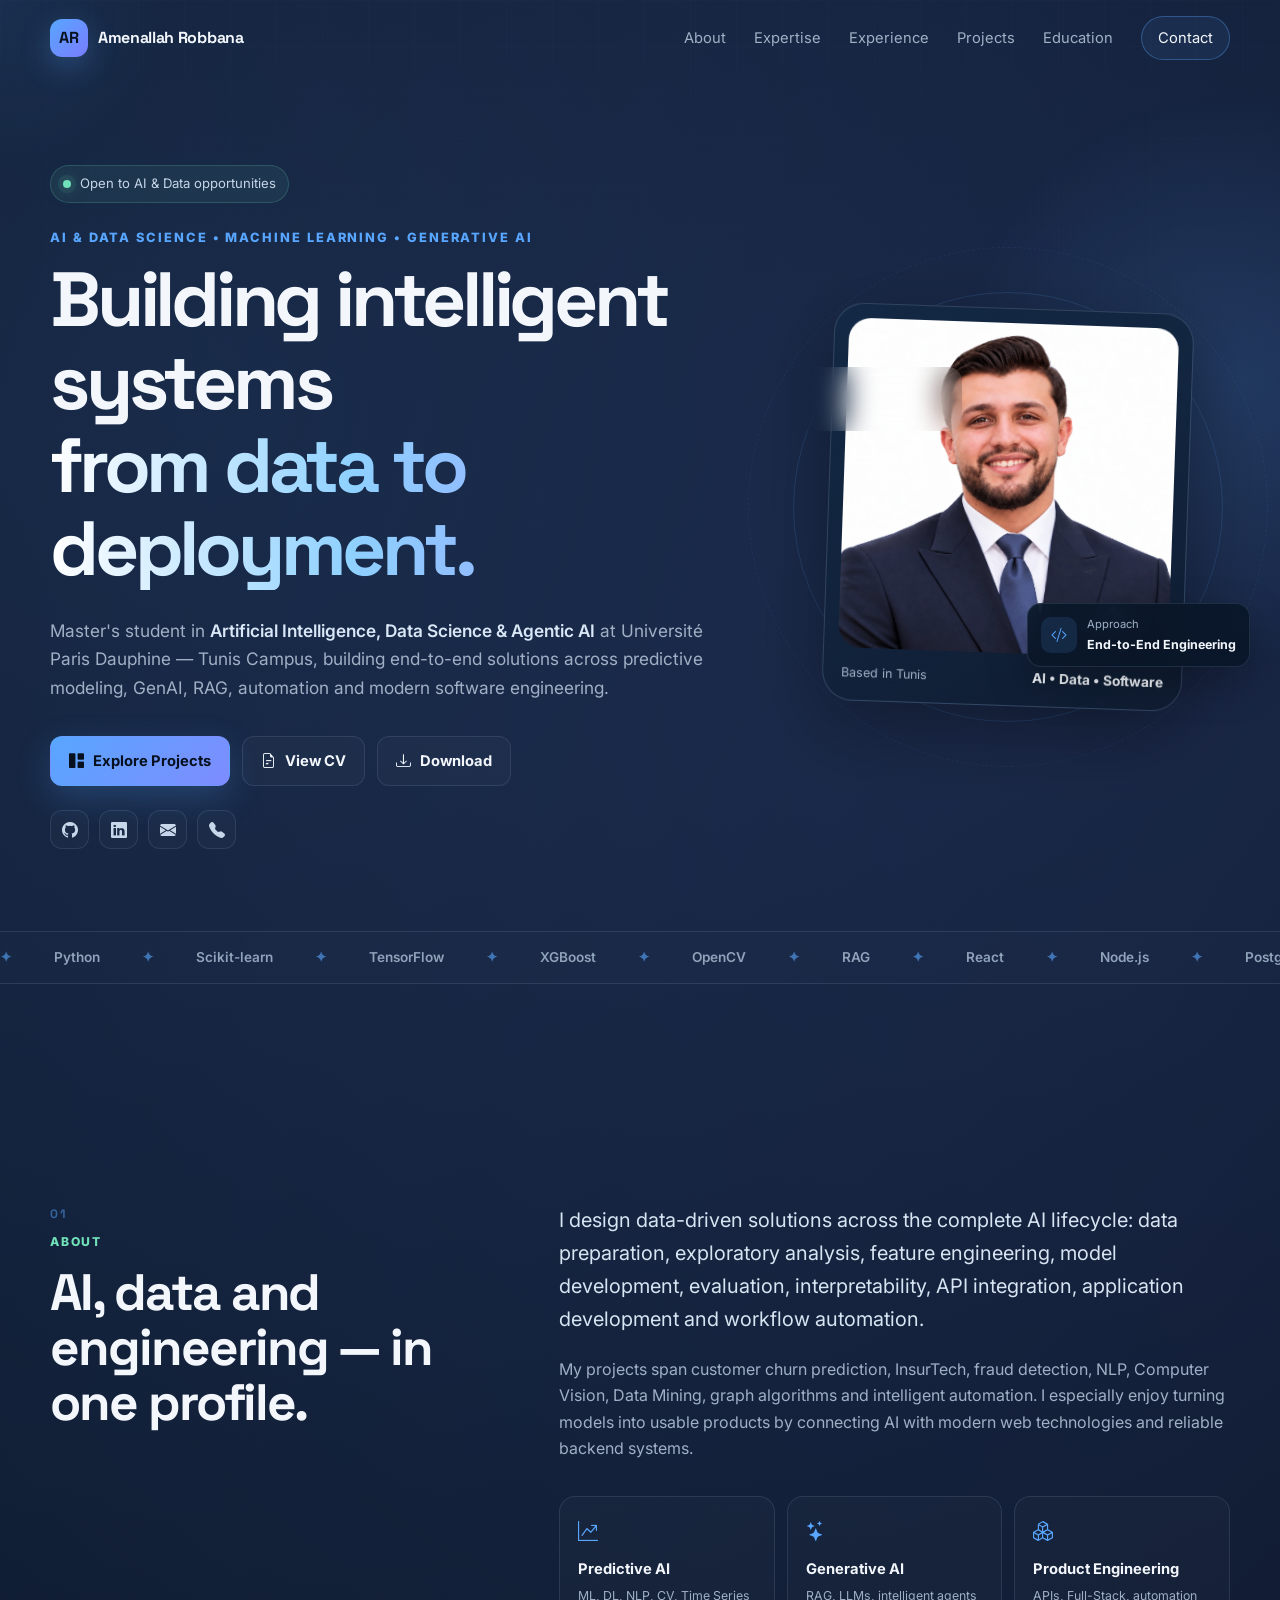
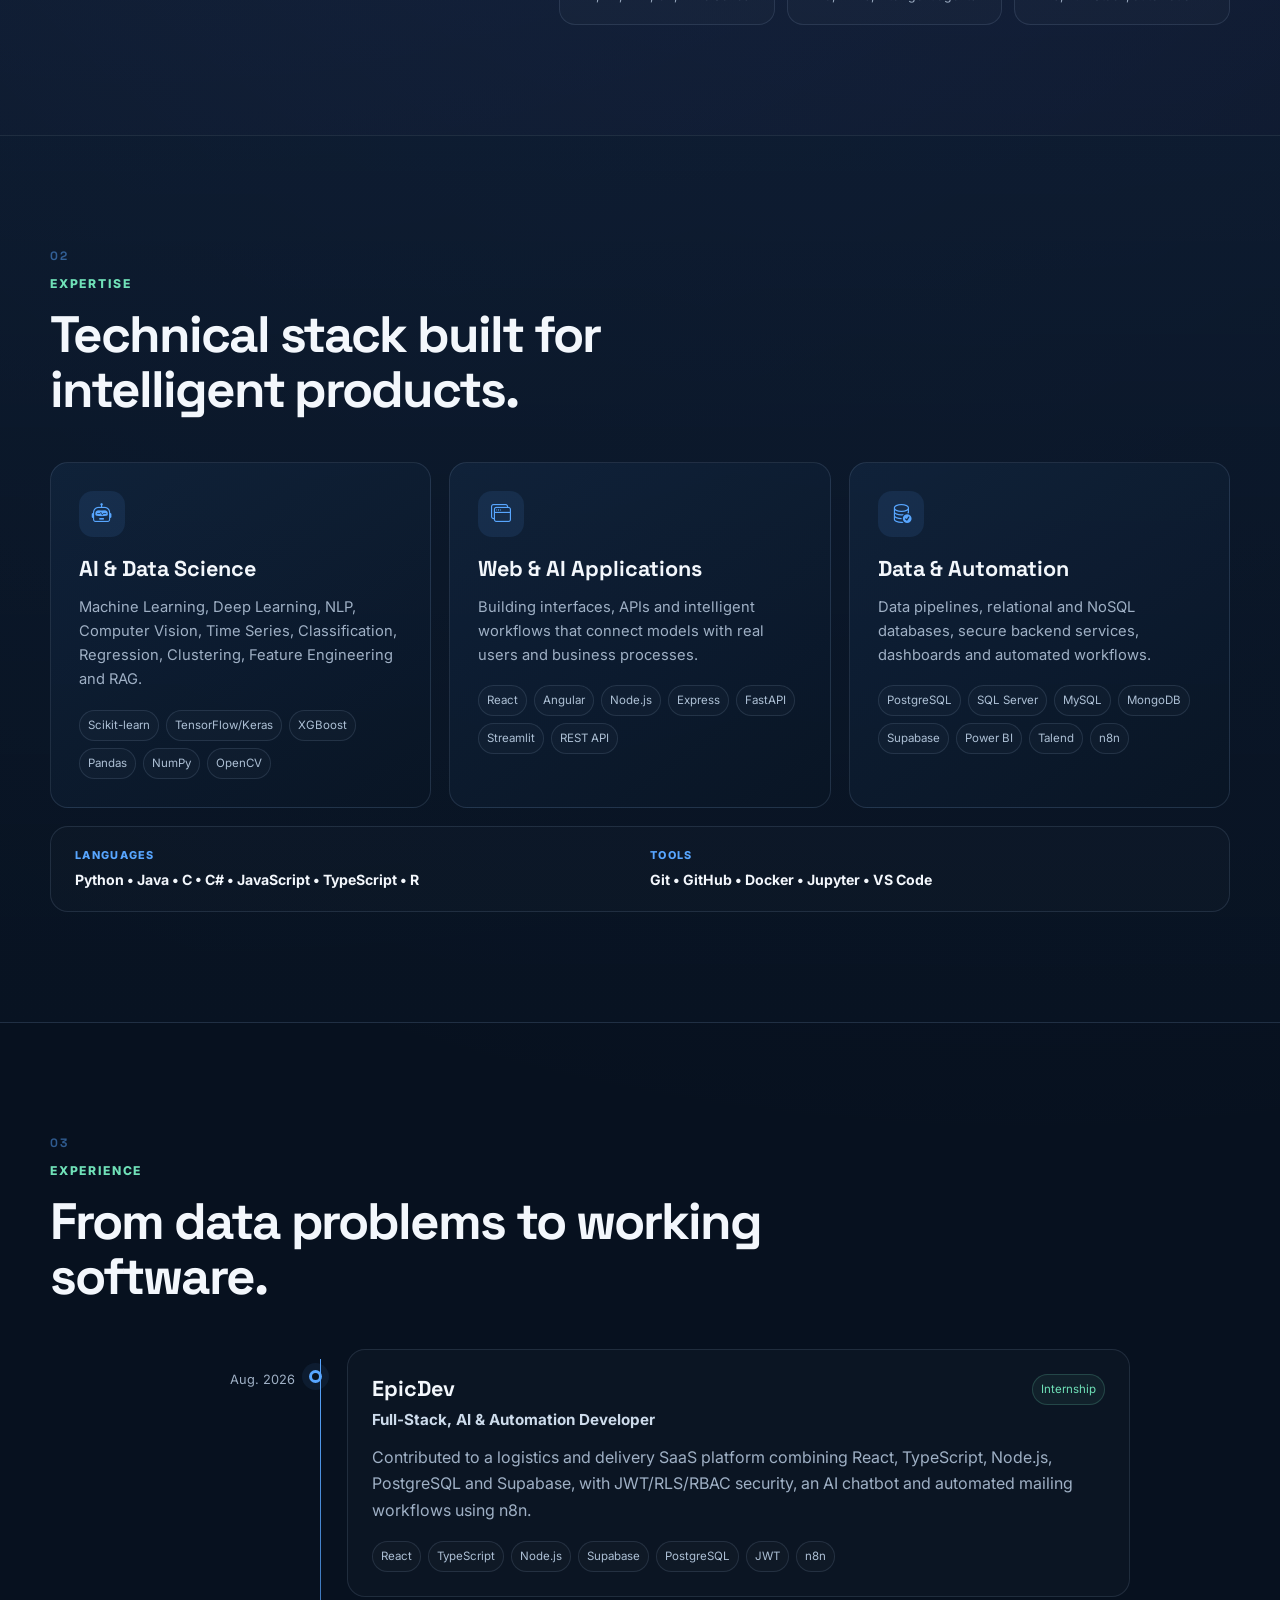
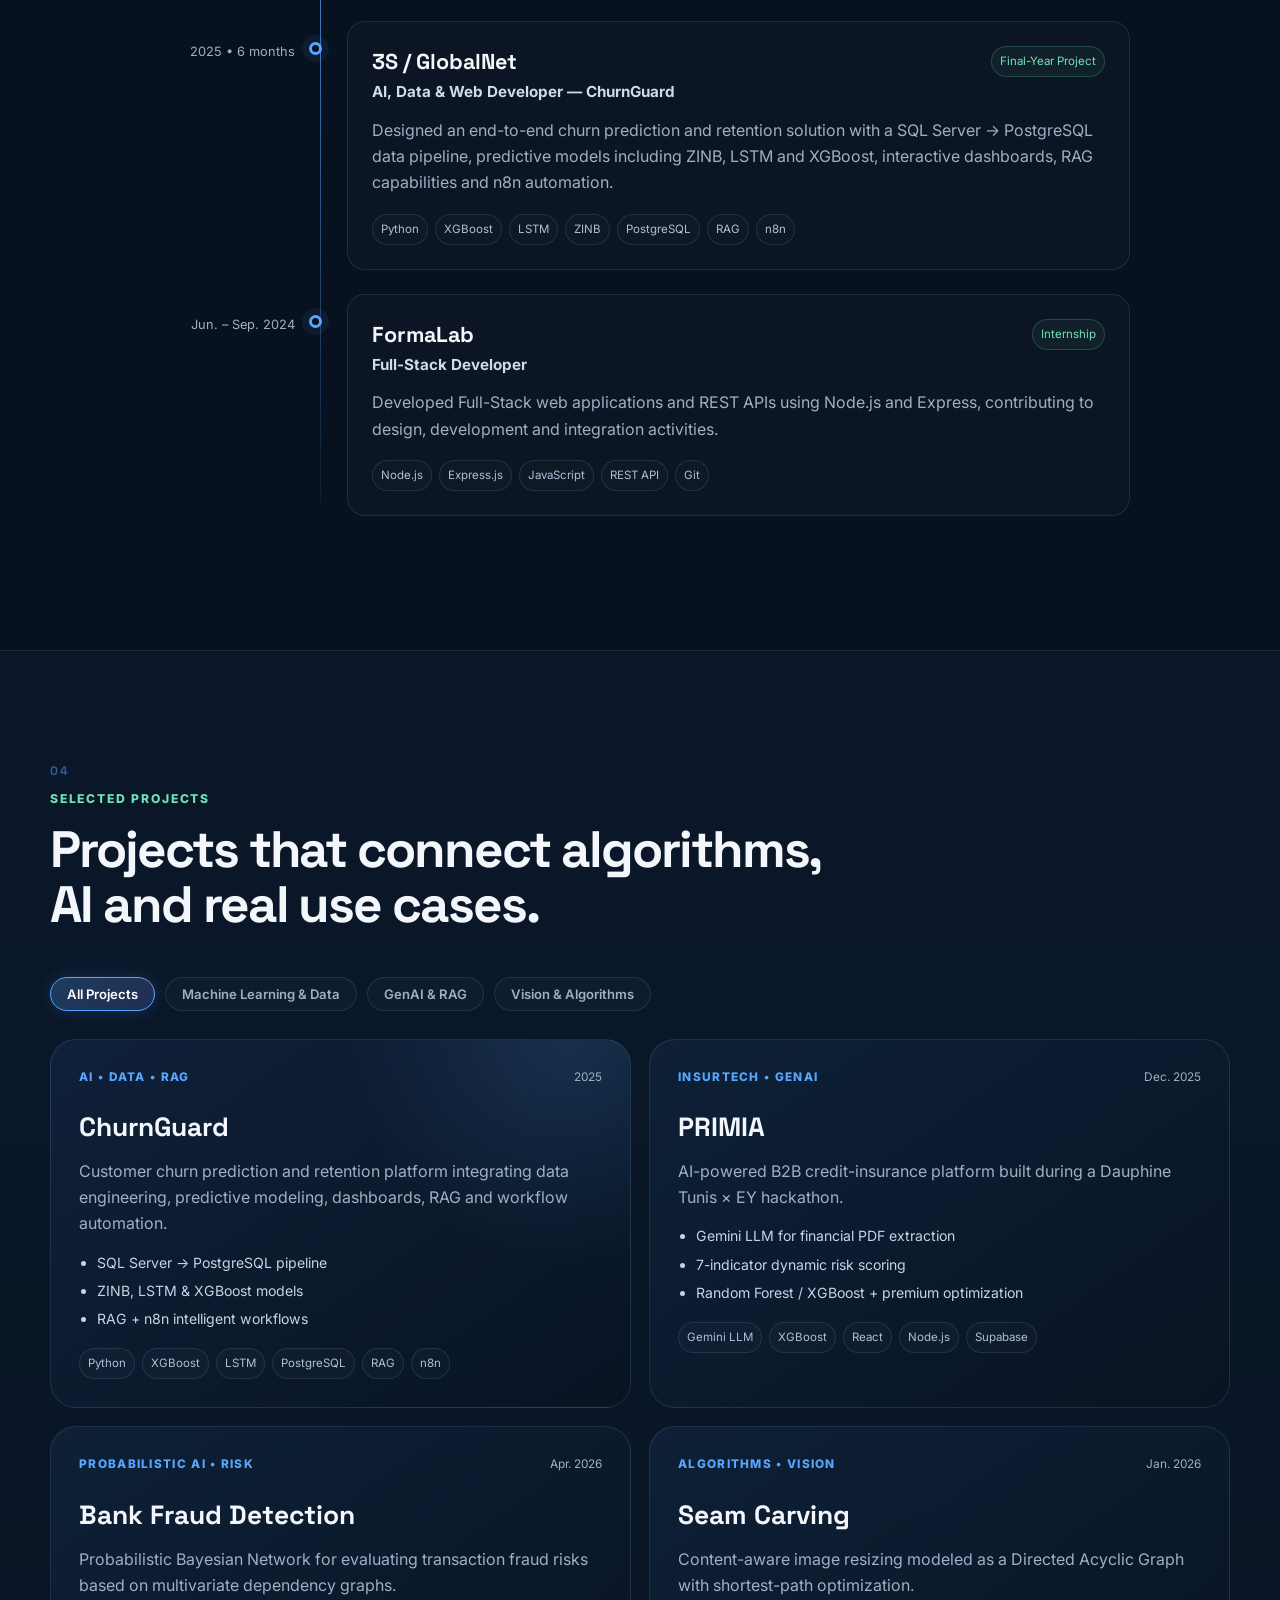
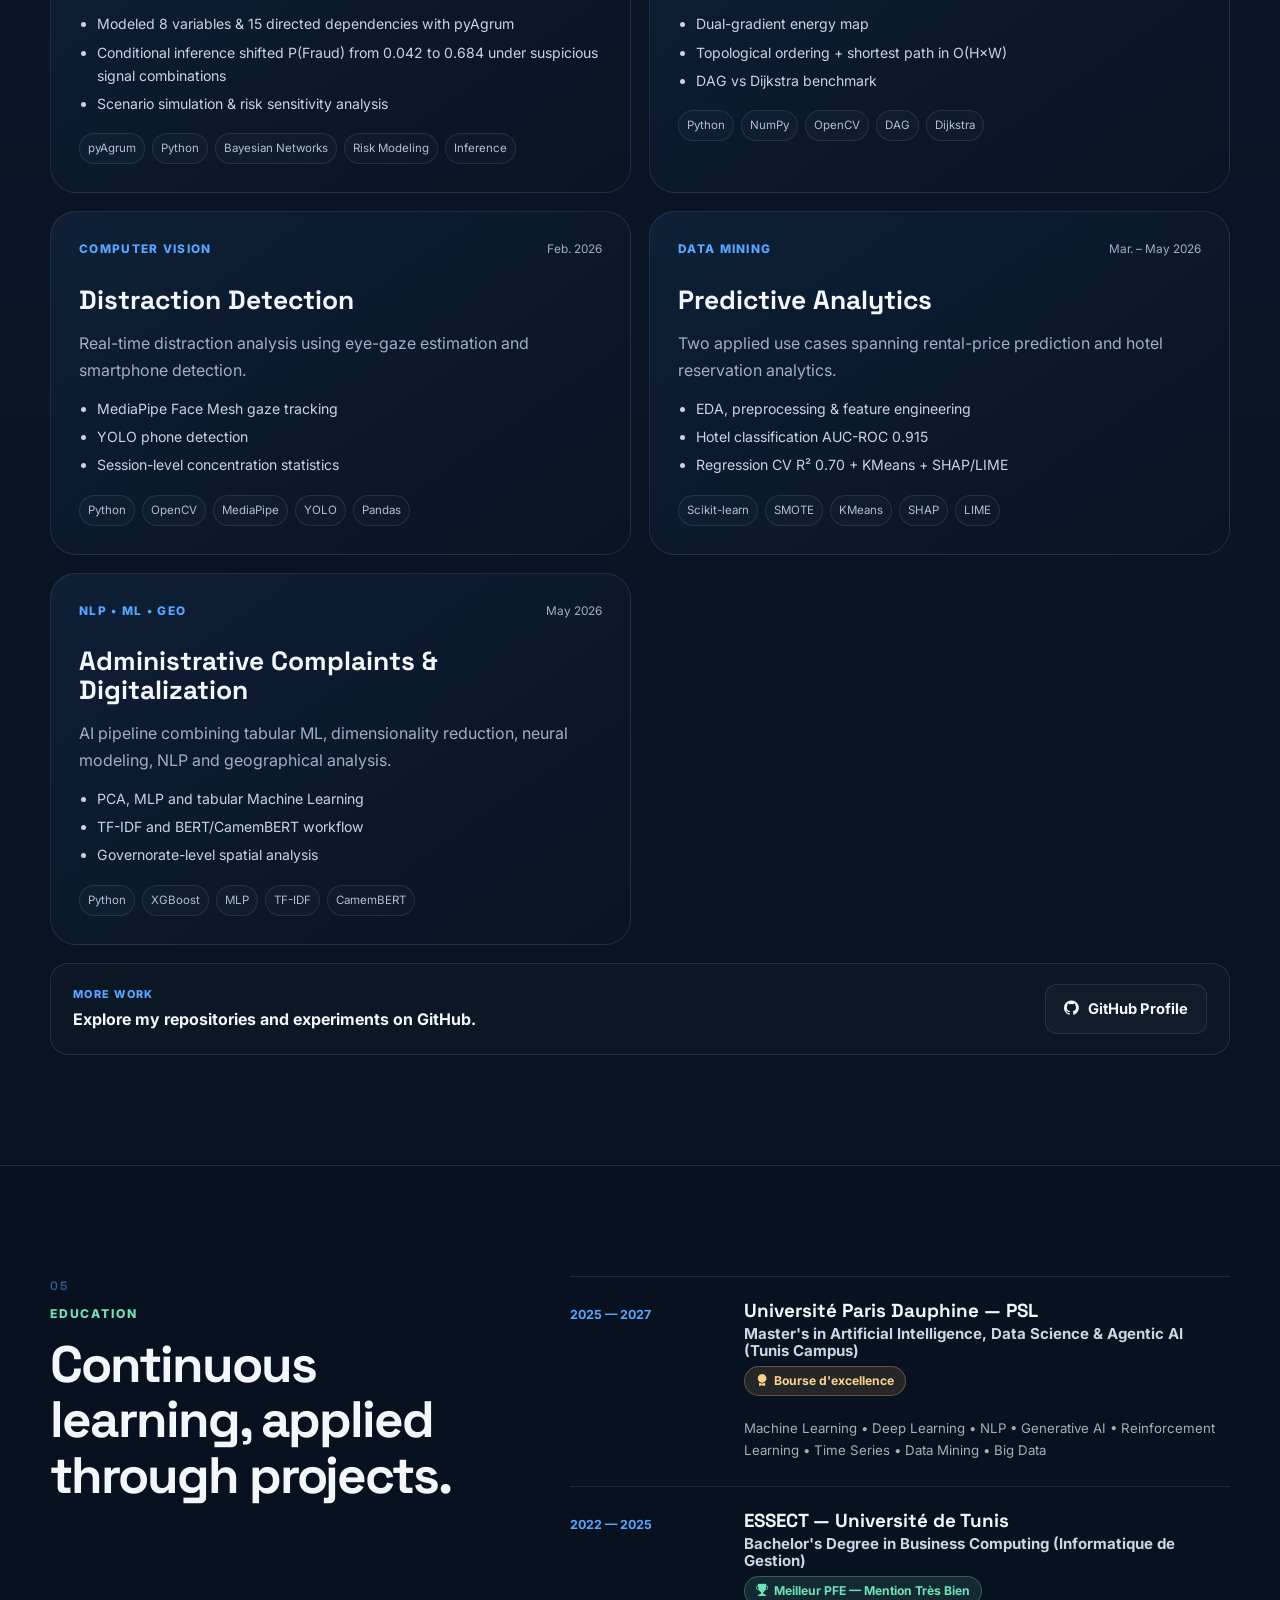
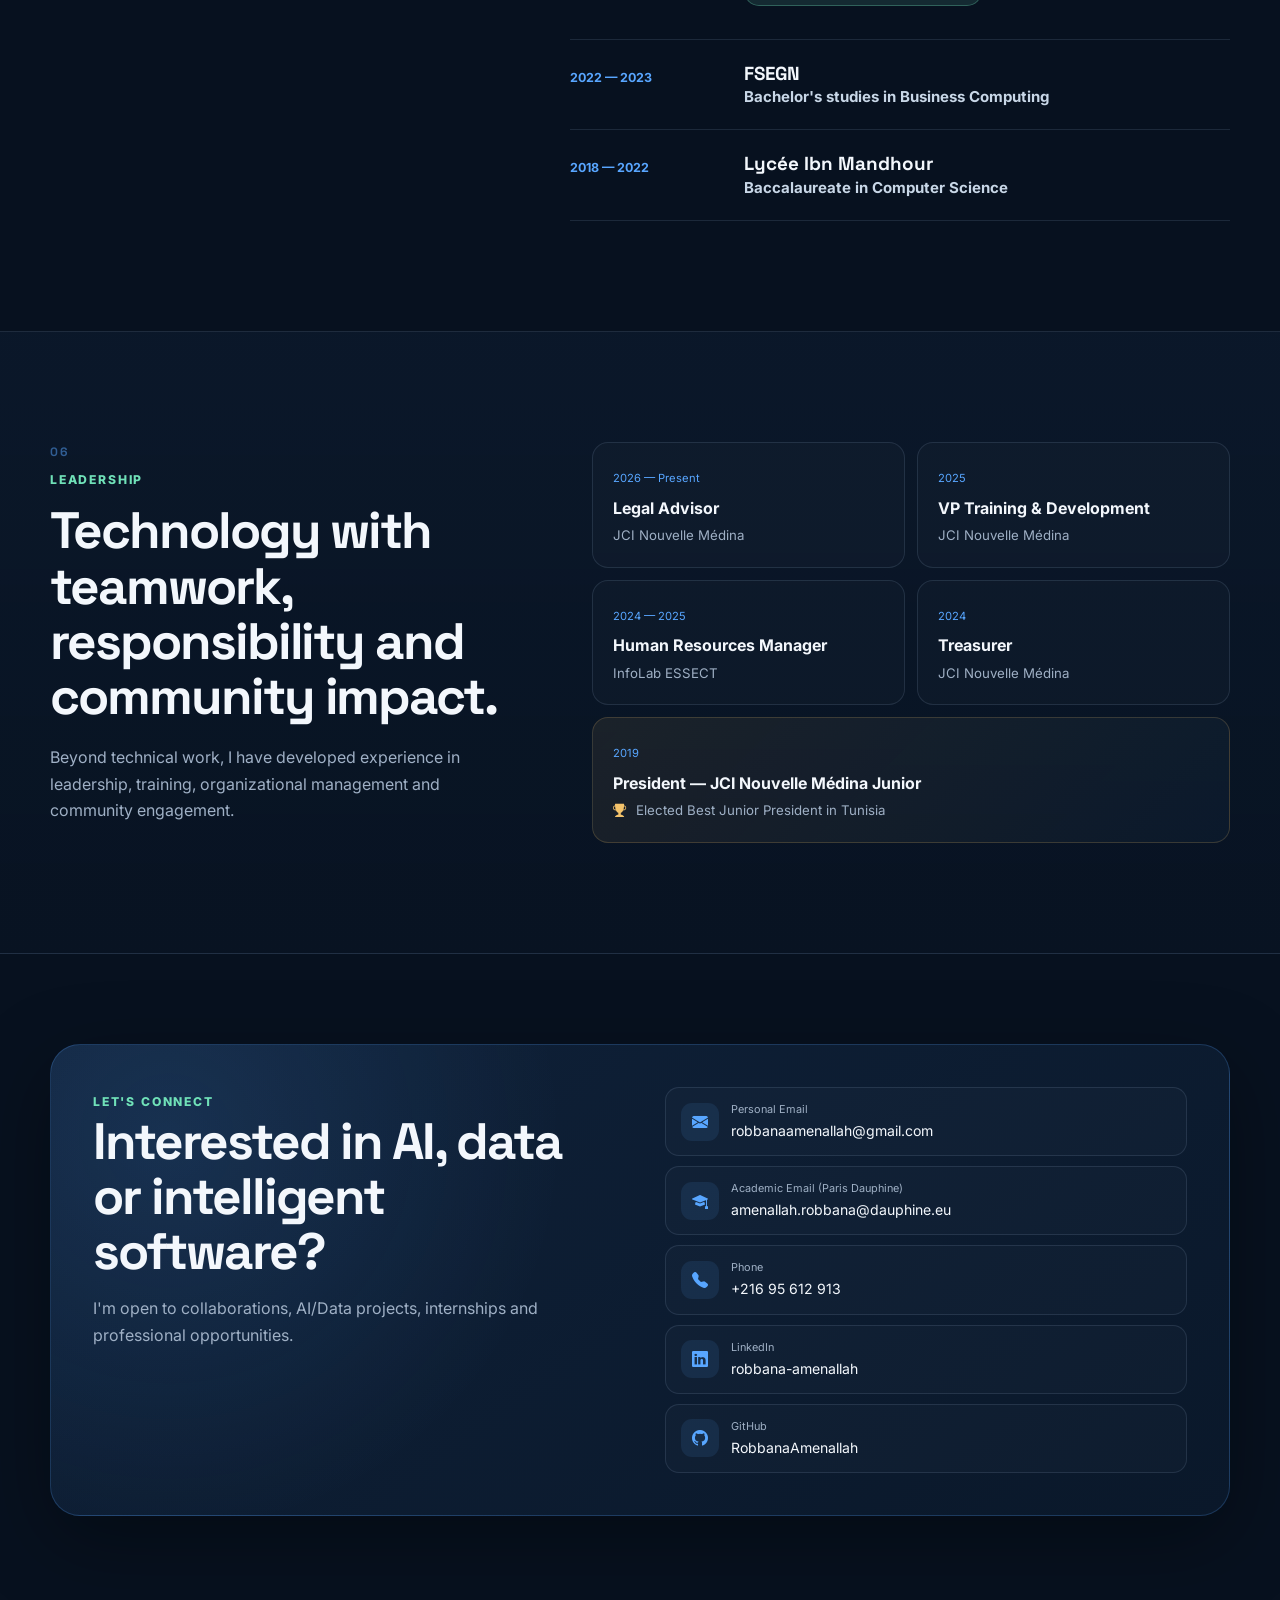
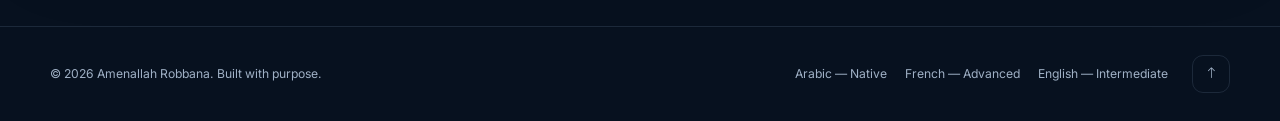
<file: index.html>
<!doctype html>
<html lang="en">
<head>
  <meta charset="utf-8">
  <meta name="viewport" content="width=device-width, initial-scale=1">
  <title>Amenallah Robbana | AI & Data Science</title>
  <meta name="description" content="Portfolio of Amenallah Robbana — AI & Data Science Master's student at Université Paris Dauphine - PSL. Focused on Machine Learning, Deep Learning, Generative AI, Agentic AI and end-to-end intelligent software.">
  <meta name="keywords" content="Amenallah Robbana, AI, Data Science, Machine Learning, Deep Learning, Generative AI, RAG, Agentic AI, Computer Vision, NLP, Full-Stack, Paris Dauphine">
  <meta name="author" content="Amenallah Robbana">
  <meta name="theme-color" content="#07111f">

  <!-- Open Graph / Social Sharing -->
  <meta property="og:type" content="website">
  <meta property="og:url" content="https://robbanaamenallah.github.io/">
  <meta property="og:title" content="Amenallah Robbana | AI & Data Science">
  <meta property="og:description" content="AI & Data Science Master's student at Université Paris Dauphine - PSL. Machine Learning, Deep Learning, Generative AI, RAG & Agentic AI.">
  <meta property="og:image" content="https://robbanaamenallah.github.io/assets/img/amenn.png">

  <!-- Twitter Card -->
  <meta name="twitter:card" content="summary_large_image">
  <meta name="twitter:title" content="Amenallah Robbana | AI & Data Science">
  <meta name="twitter:description" content="AI & Data Science Master's student at Université Paris Dauphine - PSL. Machine Learning, Deep Learning, Generative AI, RAG & Agentic AI.">
  <meta name="twitter:image" content="https://robbanaamenallah.github.io/assets/img/amenn.png">

  <link href="assets/img/favicon.png" rel="icon">
  <link href="assets/img/apple-touch-icon.png" rel="apple-touch-icon">
  <link rel="preconnect" href="https://fonts.googleapis.com">
  <link rel="preconnect" href="https://fonts.gstatic.com" crossorigin>
  <link href="https://fonts.googleapis.com/css2?family=Inter:wght@400;500;600;700;800&family=Space+Grotesk:wght@500;600;700&display=swap" rel="stylesheet">
  <link href="assets/vendor/bootstrap-icons/bootstrap-icons.css" rel="stylesheet">
  <link href="assets/css/main.css" rel="stylesheet">
</head>
<body>
  <div class="cursor-glow" aria-hidden="true"></div>

  <header class="site-header" id="top">
    <div class="container nav-wrap">
      <a class="brand" href="#top" aria-label="Amenallah Robbana home">
        <span class="brand-mark">AR</span>
        <span>Amenallah Robbana</span>
      </a>

      <button class="nav-toggle" type="button" aria-label="Toggle navigation" aria-expanded="false">
        <i class="bi bi-list"></i>
      </button>

      <nav class="main-nav" aria-label="Primary navigation">
        <a href="#about">About</a>
        <a href="#expertise">Expertise</a>
        <a href="#experience">Experience</a>
        <a href="#projects">Projects</a>
        <a href="#education">Education</a>
        <a href="#contact" class="nav-cta">Contact</a>
      </nav>
    </div>
  </header>

  <main>
    <section class="hero section-pad">
      <div class="hero-grid container">
        <div class="hero-copy reveal">
          <span class="eyebrow"><span class="status-dot"></span> Open to AI & Data opportunities</span>
          <p class="hero-kicker">AI & DATA SCIENCE • MACHINE LEARNING • GENERATIVE AI</p>
          <h1>Building intelligent systems <span>from data to deployment.</span></h1>
          <p class="hero-lead">
            Master's student in <strong>Artificial Intelligence, Data Science & Agentic AI</strong> at
            Université Paris Dauphine — Tunis Campus, building end-to-end solutions across predictive modeling,
            GenAI, RAG, automation and modern software engineering.
          </p>

          <div class="hero-actions">
            <a class="btn btn-primary" href="#projects"><i class="bi bi-grid-1x2-fill"></i> Explore Projects</a>
            <a class="btn btn-ghost" href="assets/cv/CV-Robbana-Amenallah.pdf" target="_blank" rel="noopener"><i class="bi bi-file-earmark-text"></i> View CV</a>
            <a class="btn btn-ghost" href="assets/cv/CV-Robbana-Amenallah.pdf" download="CV_Amenallah_Robbana.pdf" title="Download CV (PDF)"><i class="bi bi-download"></i> Download</a>
          </div>

          <div class="hero-socials" aria-label="Social links">
            <a href="https://github.com/RobbanaAmenallah" target="_blank" rel="noopener" aria-label="GitHub"><i class="bi bi-github"></i></a>
            <a href="https://www.linkedin.com/in/robbana-amenallah/" target="_blank" rel="noopener" aria-label="LinkedIn"><i class="bi bi-linkedin"></i></a>
            <a href="mailto:robbanaamenallah@gmail.com" aria-label="Email"><i class="bi bi-envelope-fill"></i></a>
            <a href="tel:+21695612913" aria-label="Phone"><i class="bi bi-telephone-fill"></i></a>
          </div>
        </div>

        <div class="hero-visual reveal reveal-delay-1">
          <div class="visual-orbit orbit-a"></div>
          <div class="visual-orbit orbit-b"></div>
          <div class="portrait-card">
            <div class="portrait-frame">
              <picture>
                <source srcset="assets/img/amenn.webp" type="image/webp">
                <img src="assets/img/amenn.png" alt="Amenallah Robbana" loading="eager" width="360" height="360">
              </picture>
            </div>
            <div class="portrait-meta">
              <span>Based in Tunis</span>
              <strong>AI • Data • Software</strong>
            </div>
          </div>
          <div class="floating-card floating-ai">
            <i class="bi bi-cpu"></i>
            <div><small>Current focus</small><strong>Agentic AI + RAG</strong></div>
          </div>
          <div class="floating-card floating-code">
            <i class="bi bi-code-slash"></i>
            <div><small>Approach</small><strong>End-to-End Engineering</strong></div>
          </div>
        </div>
      </div>

      <div class="tech-marquee" aria-label="Core technologies">
        <div class="marquee-track">
          <span>Python</span><span>Scikit-learn</span><span>TensorFlow</span><span>XGBoost</span><span>OpenCV</span><span>RAG</span><span>React</span><span>Node.js</span><span>PostgreSQL</span><span>Supabase</span><span>n8n</span>
          <span>Python</span><span>Scikit-learn</span><span>TensorFlow</span><span>XGBoost</span><span>OpenCV</span><span>RAG</span><span>React</span><span>Node.js</span><span>PostgreSQL</span><span>Supabase</span><span>n8n</span>
        </div>
      </div>
    </section>

    <section id="about" class="section-pad">
      <div class="container section-grid about-grid">
        <div class="section-heading reveal">
          <span class="section-index">01</span>
          <p class="section-label">About</p>
          <h2>AI, data and engineering — in one profile.</h2>
        </div>
        <div class="about-copy reveal reveal-delay-1">
          <p class="lead-copy">
            I design data-driven solutions across the complete AI lifecycle: data preparation, exploratory analysis,
            feature engineering, model development, evaluation, interpretability, API integration, application development
            and workflow automation.
          </p>
          <p>
            My projects span customer churn prediction, InsurTech, fraud detection, NLP, Computer Vision, Data Mining,
            graph algorithms and intelligent automation. I especially enjoy turning models into usable products by connecting
            AI with modern web technologies and reliable backend systems.
          </p>
          <div class="value-cards">
            <article><i class="bi bi-graph-up-arrow"></i><strong>Predictive AI</strong><span>ML, DL, NLP, CV, Time Series</span></article>
            <article><i class="bi bi-stars"></i><strong>Generative AI</strong><span>RAG, LLMs, intelligent agents</span></article>
            <article><i class="bi bi-boxes"></i><strong>Product Engineering</strong><span>APIs, Full-Stack, automation</span></article>
          </div>
        </div>
      </div>
    </section>

    <section id="expertise" class="section-pad section-surface">
      <div class="container">
        <div class="section-heading compact reveal">
          <span class="section-index">02</span>
          <p class="section-label">Expertise</p>
          <h2>Technical stack built for intelligent products.</h2>
        </div>

        <div class="expertise-grid">
          <article class="expertise-card reveal">
            <div class="card-icon"><i class="bi bi-robot"></i></div>
            <h3>AI & Data Science</h3>
            <p>Machine Learning, Deep Learning, NLP, Computer Vision, Time Series, Classification, Regression, Clustering, Feature Engineering and RAG.</p>
            <div class="chips"><span>Scikit-learn</span><span>TensorFlow/Keras</span><span>XGBoost</span><span>Pandas</span><span>NumPy</span><span>OpenCV</span></div>
          </article>

          <article class="expertise-card reveal reveal-delay-1">
            <div class="card-icon"><i class="bi bi-window-stack"></i></div>
            <h3>Web & AI Applications</h3>
            <p>Building interfaces, APIs and intelligent workflows that connect models with real users and business processes.</p>
            <div class="chips"><span>React</span><span>Angular</span><span>Node.js</span><span>Express</span><span>FastAPI</span><span>Streamlit</span><span>REST API</span></div>
          </article>

          <article class="expertise-card reveal reveal-delay-2">
            <div class="card-icon"><i class="bi bi-database-check"></i></div>
            <h3>Data & Automation</h3>
            <p>Data pipelines, relational and NoSQL databases, secure backend services, dashboards and automated workflows.</p>
            <div class="chips"><span>PostgreSQL</span><span>SQL Server</span><span>MySQL</span><span>MongoDB</span><span>Supabase</span><span>Power BI</span><span>Talend</span><span>n8n</span></div>
          </article>
        </div>

        <div class="languages-strip reveal">
          <div><span class="mini-label">Languages</span><strong>Python • Java • C • C# • JavaScript • TypeScript • R</strong></div>
          <div><span class="mini-label">Tools</span><strong>Git • GitHub • Docker • Jupyter • VS Code</strong></div>
        </div>
      </div>
    </section>

    <section id="experience" class="section-pad">
      <div class="container">
        <div class="section-heading compact reveal">
          <span class="section-index">03</span>
          <p class="section-label">Experience</p>
          <h2>From data problems to working software.</h2>
        </div>

        <div class="timeline">
          <article class="timeline-item reveal">
            <div class="timeline-date">Aug. 2026</div>
            <div class="timeline-dot"></div>
            <div class="timeline-card">
              <div class="timeline-top"><h3>EpicDev</h3><span>Internship</span></div>
              <h4>Full-Stack, AI & Automation Developer</h4>
              <p>Contributed to a logistics and delivery SaaS platform combining React, TypeScript, Node.js, PostgreSQL and Supabase, with JWT/RLS/RBAC security, an AI chatbot and automated mailing workflows using n8n.</p>
              <div class="chips"><span>React</span><span>TypeScript</span><span>Node.js</span><span>Supabase</span><span>PostgreSQL</span><span>JWT</span><span>n8n</span></div>
            </div>
          </article>

          <article class="timeline-item reveal">
            <div class="timeline-date">2025 • 6 months</div>
            <div class="timeline-dot"></div>
            <div class="timeline-card">
              <div class="timeline-top"><h3>3S / GlobalNet</h3><span>Final-Year Project</span></div>
              <h4>AI, Data & Web Developer — ChurnGuard</h4>
              <p>Designed an end-to-end churn prediction and retention solution with a SQL Server → PostgreSQL data pipeline, predictive models including ZINB, LSTM and XGBoost, interactive dashboards, RAG capabilities and n8n automation.</p>
              <div class="chips"><span>Python</span><span>XGBoost</span><span>LSTM</span><span>ZINB</span><span>PostgreSQL</span><span>RAG</span><span>n8n</span></div>
            </div>
          </article>

          <article class="timeline-item reveal">
            <div class="timeline-date">Jun. – Sep. 2024</div>
            <div class="timeline-dot"></div>
            <div class="timeline-card">
              <div class="timeline-top"><h3>FormaLab</h3><span>Internship</span></div>
              <h4>Full-Stack Developer</h4>
              <p>Developed Full-Stack web applications and REST APIs using Node.js and Express, contributing to design, development and integration activities.</p>
              <div class="chips"><span>Node.js</span><span>Express.js</span><span>JavaScript</span><span>REST API</span><span>Git</span></div>
            </div>
          </article>
        </div>
      </div>
    </section>

    <section id="projects" class="section-pad section-surface">
      <div class="container">
        <div class="section-heading compact reveal">
          <span class="section-index">04</span>
          <p class="section-label">Selected Projects</p>
          <h2>Projects that connect algorithms, AI and real use cases.</h2>
        </div>

        <div class="project-filters reveal">
          <button class="filter-btn active" data-filter="all">All Projects</button>
          <button class="filter-btn" data-filter="ml">Machine Learning & Data</button>
          <button class="filter-btn" data-filter="genai">GenAI & RAG</button>
          <button class="filter-btn" data-filter="vision">Vision & Algorithms</button>
        </div>

        <div class="projects-grid">
          <article class="project-card project-featured reveal" data-category="ml genai">
            <div class="project-head"><span class="project-type">AI • Data • RAG</span><span class="project-year">2025</span></div>
            <h3>ChurnGuard</h3>
            <p>Customer churn prediction and retention platform integrating data engineering, predictive modeling, dashboards, RAG and workflow automation.</p>
            <ul><li>SQL Server → PostgreSQL pipeline</li><li>ZINB, LSTM & XGBoost models</li><li>RAG + n8n intelligent workflows</li></ul>
            <div class="chips"><span>Python</span><span>XGBoost</span><span>LSTM</span><span>PostgreSQL</span><span>RAG</span><span>n8n</span></div>
          </article>

          <article class="project-card reveal reveal-delay-1" data-category="genai ml">
            <div class="project-head"><span class="project-type">InsurTech • GenAI</span><span class="project-year">Dec. 2025</span></div>
            <h3>PRIMIA</h3>
            <p>AI-powered B2B credit-insurance platform built during a Dauphine Tunis × EY hackathon.</p>
            <ul><li>Gemini LLM for financial PDF extraction</li><li>7-indicator dynamic risk scoring</li><li>Random Forest / XGBoost + premium optimization</li></ul>
            <div class="chips"><span>Gemini LLM</span><span>XGBoost</span><span>React</span><span>Node.js</span><span>Supabase</span></div>
          </article>

          <article class="project-card reveal" data-category="ml">
            <div class="project-head"><span class="project-type">Probabilistic AI • Risk</span><span class="project-year">Apr. 2026</span></div>
            <h3>Bank Fraud Detection</h3>
            <p>Probabilistic Bayesian Network for evaluating transaction fraud risks based on multivariate dependency graphs.</p>
            <ul><li>Modeled 8 variables & 15 directed dependencies with pyAgrum</li><li>Conditional inference shifted P(Fraud) from 0.042 to 0.684 under suspicious signal combinations</li><li>Scenario simulation & risk sensitivity analysis</li></ul>
            <div class="chips"><span>pyAgrum</span><span>Python</span><span>Bayesian Networks</span><span>Risk Modeling</span><span>Inference</span></div>
          </article>

          <article class="project-card reveal reveal-delay-1" data-category="vision">
            <div class="project-head"><span class="project-type">Algorithms • Vision</span><span class="project-year">Jan. 2026</span></div>
            <h3>Seam Carving</h3>
            <p>Content-aware image resizing modeled as a Directed Acyclic Graph with shortest-path optimization.</p>
            <ul><li>Dual-gradient energy map</li><li>Topological ordering + shortest path in O(H×W)</li><li>DAG vs Dijkstra benchmark</li></ul>
            <div class="chips"><span>Python</span><span>NumPy</span><span>OpenCV</span><span>DAG</span><span>Dijkstra</span></div>
          </article>

          <article class="project-card reveal" data-category="vision ml">
            <div class="project-head"><span class="project-type">Computer Vision</span><span class="project-year">Feb. 2026</span></div>
            <h3>Distraction Detection</h3>
            <p>Real-time distraction analysis using eye-gaze estimation and smartphone detection.</p>
            <ul><li>MediaPipe Face Mesh gaze tracking</li><li>YOLO phone detection</li><li>Session-level concentration statistics</li></ul>
            <div class="chips"><span>Python</span><span>OpenCV</span><span>MediaPipe</span><span>YOLO</span><span>Pandas</span></div>
          </article>

          <article class="project-card reveal reveal-delay-1" data-category="ml">
            <div class="project-head"><span class="project-type">Data Mining</span><span class="project-year">Mar. – May 2026</span></div>
            <h3>Predictive Analytics</h3>
            <p>Two applied use cases spanning rental-price prediction and hotel reservation analytics.</p>
            <ul><li>EDA, preprocessing & feature engineering</li><li>Hotel classification AUC-ROC 0.915</li><li>Regression CV R² 0.70 + KMeans + SHAP/LIME</li></ul>
            <div class="chips"><span>Scikit-learn</span><span>SMOTE</span><span>KMeans</span><span>SHAP</span><span>LIME</span></div>
          </article>

          <article class="project-card reveal" data-category="ml">
            <div class="project-head"><span class="project-type">NLP • ML • Geo</span><span class="project-year">May 2026</span></div>
            <h3>Administrative Complaints & Digitalization</h3>
            <p>AI pipeline combining tabular ML, dimensionality reduction, neural modeling, NLP and geographical analysis.</p>
            <ul><li>PCA, MLP and tabular Machine Learning</li><li>TF-IDF and BERT/CamemBERT workflow</li><li>Governorate-level spatial analysis</li></ul>
            <div class="chips"><span>Python</span><span>XGBoost</span><span>MLP</span><span>TF-IDF</span><span>CamemBERT</span></div>
          </article>
        </div>

        <div class="projects-cta reveal">
          <div><span class="mini-label">More work</span><strong>Explore my repositories and experiments on GitHub.</strong></div>
          <a class="btn btn-ghost" href="https://github.com/RobbanaAmenallah" target="_blank" rel="noopener"><i class="bi bi-github"></i> GitHub Profile</a>
        </div>
      </div>
    </section>

    <section id="education" class="section-pad">
      <div class="container education-layout">
        <div class="section-heading reveal">
          <span class="section-index">05</span>
          <p class="section-label">Education</p>
          <h2>Continuous learning, applied through projects.</h2>
        </div>

        <div class="education-list reveal reveal-delay-1">
          <article>
            <div class="edu-date">2025 — 2027</div>
            <div>
              <h3>Université Paris Dauphine — PSL</h3>
              <h4>Master's in Artificial Intelligence, Data Science & Agentic AI (Tunis Campus)</h4>
              <span class="edu-badge"><i class="bi bi-award-fill"></i> Bourse d'excellence</span>
              <p>Machine Learning • Deep Learning • NLP • Generative AI • Reinforcement Learning • Time Series • Data Mining • Big Data</p>
            </div>
          </article>
          <article>
            <div class="edu-date">2022 — 2025</div>
            <div>
              <h3>ESSECT — Université de Tunis</h3>
              <h4>Bachelor's Degree in Business Computing (Informatique de Gestion)</h4>
              <span class="edu-badge success"><i class="bi bi-trophy-fill"></i> Meilleur PFE — Mention Très Bien</span>
            </div>
          </article>
          <article>
            <div class="edu-date">2022 — 2023</div>
            <div>
              <h3>FSEGN</h3>
              <h4>Bachelor's studies in Business Computing</h4>
            </div>
          </article>
          <article>
            <div class="edu-date">2018 — 2022</div>
            <div>
              <h3>Lycée Ibn Mandhour</h3>
              <h4>Baccalaureate in Computer Science</h4>
            </div>
          </article>
        </div>
      </div>
    </section>

    <section class="section-pad section-surface" id="leadership">
      <div class="container leadership-grid">
        <div class="section-heading reveal">
          <span class="section-index">06</span>
          <p class="section-label">Leadership</p>
          <h2>Technology with teamwork, responsibility and community impact.</h2>
          <p class="section-note">Beyond technical work, I have developed experience in leadership, training, organizational management and community engagement.</p>
        </div>
        <div class="leadership-cards reveal reveal-delay-1">
          <article><span>2026 — Present</span><strong>Legal Advisor</strong><p>JCI Nouvelle Médina</p></article>
          <article><span>2025</span><strong>VP Training & Development</strong><p>JCI Nouvelle Médina</p></article>
          <article><span>2024 — 2025</span><strong>Human Resources Manager</strong><p>InfoLab ESSECT</p></article>
          <article><span>2024</span><strong>Treasurer</strong><p>JCI Nouvelle Médina</p></article>
          <article class="leadership-award"><span>2019</span><strong>President — JCI Nouvelle Médina Junior</strong><p><i class="bi bi-trophy-fill"></i> Elected Best Junior President in Tunisia</p></article>
        </div>
      </div>
    </section>

    <section id="contact" class="section-pad contact-section">
      <div class="container contact-card reveal">
        <div class="contact-copy">
          <span class="section-label">Let's connect</span>
          <h2>Interested in AI, data or intelligent software?</h2>
          <p>I'm open to collaborations, AI/Data projects, internships and professional opportunities.</p>
        </div>
        <div class="contact-links">
          <a href="mailto:robbanaamenallah@gmail.com"><i class="bi bi-envelope-fill"></i><span><small>Personal Email</small>robbanaamenallah@gmail.com</span></a>
          <a href="mailto:amenallah.robbana@dauphine.eu"><i class="bi bi-mortarboard-fill"></i><span><small>Academic Email (Paris Dauphine)</small>amenallah.robbana@dauphine.eu</span></a>
          <a href="tel:+21695612913"><i class="bi bi-telephone-fill"></i><span><small>Phone</small>+216 95 612 913</span></a>
          <a href="https://www.linkedin.com/in/robbana-amenallah/" target="_blank" rel="noopener"><i class="bi bi-linkedin"></i><span><small>LinkedIn</small>robbana-amenallah</span></a>
          <a href="https://github.com/RobbanaAmenallah" target="_blank" rel="noopener"><i class="bi bi-github"></i><span><small>GitHub</small>RobbanaAmenallah</span></a>
        </div>
      </div>
    </section>
  </main>

  <footer class="site-footer">
    <div class="container footer-inner">
      <p>© <span id="year"></span> Amenallah Robbana. Built with purpose.</p>
      <div><span>Arabic — Native</span><span>French — Advanced</span><span>English — Intermediate</span></div>
      <a href="#top" aria-label="Back to top"><i class="bi bi-arrow-up"></i></a>
    </div>
  </footer>

  <script src="assets/js/main.js"></script>
</body>
</html>
</file>
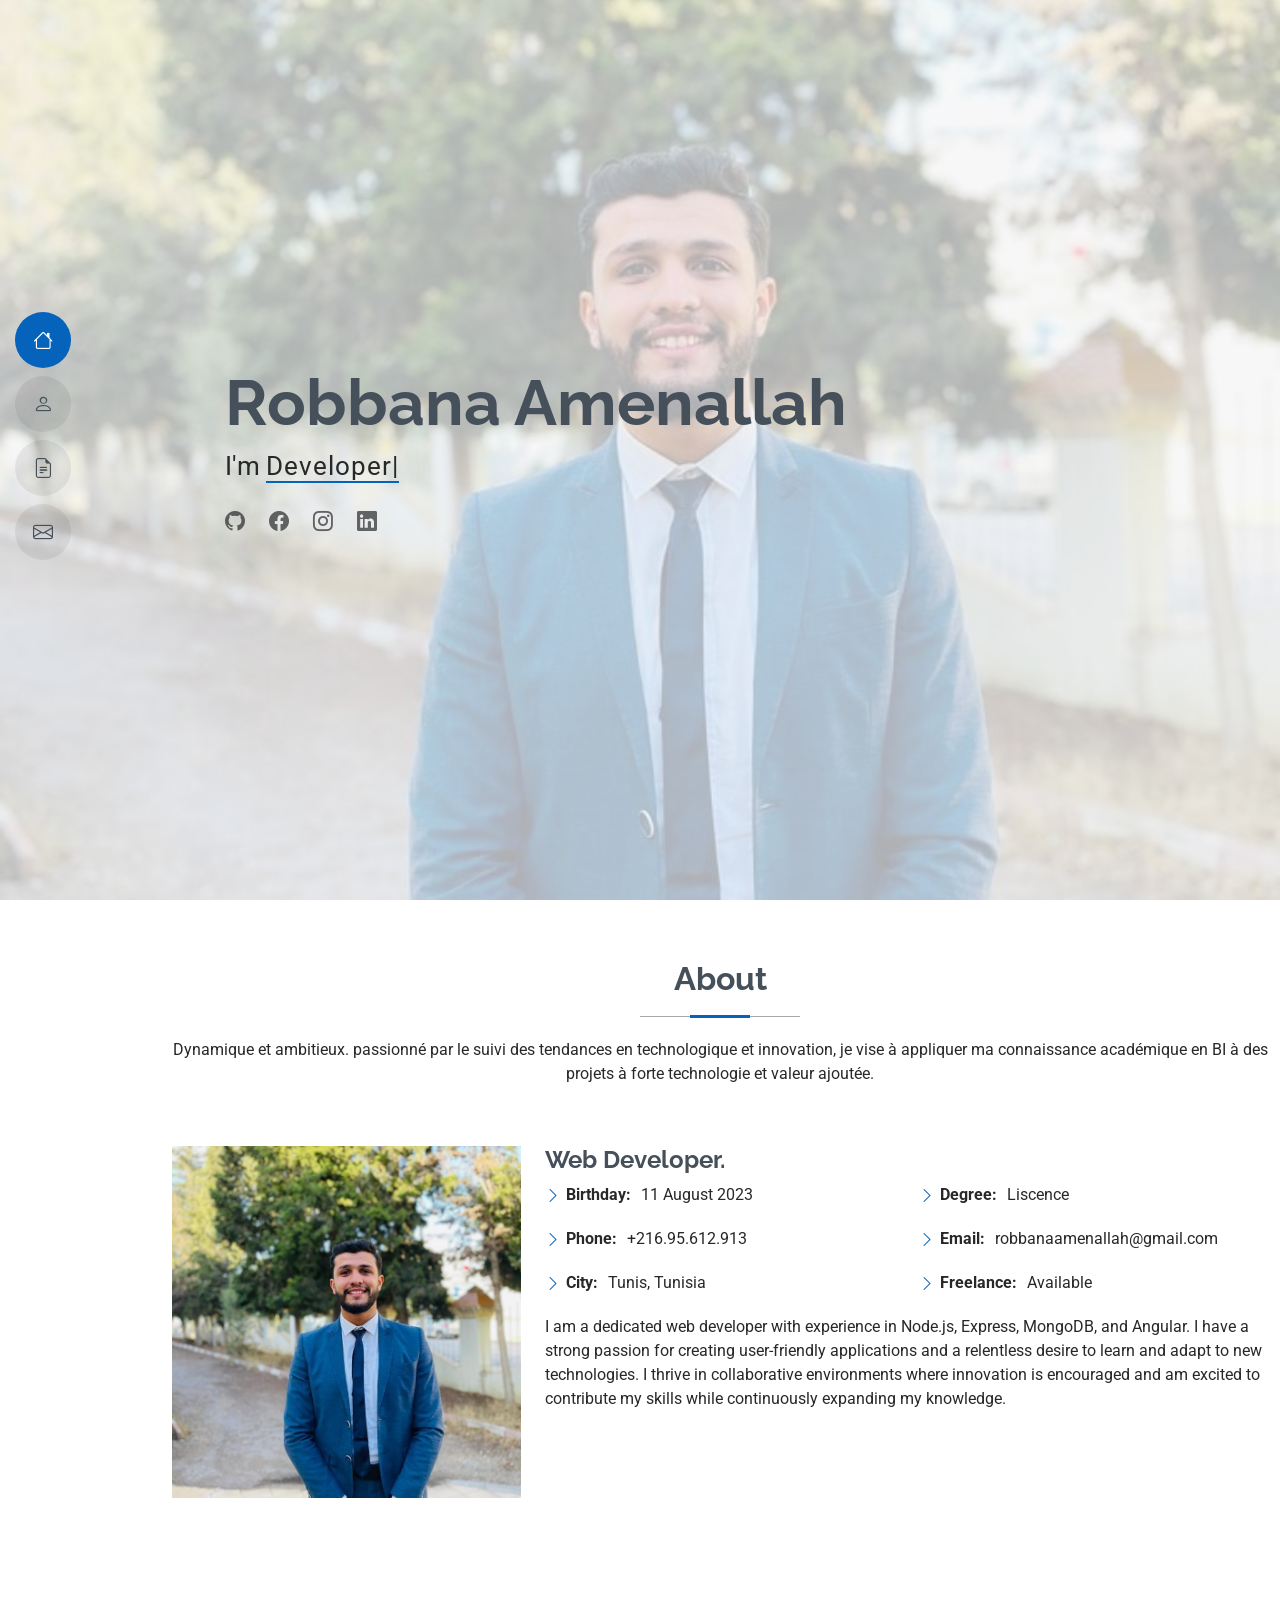
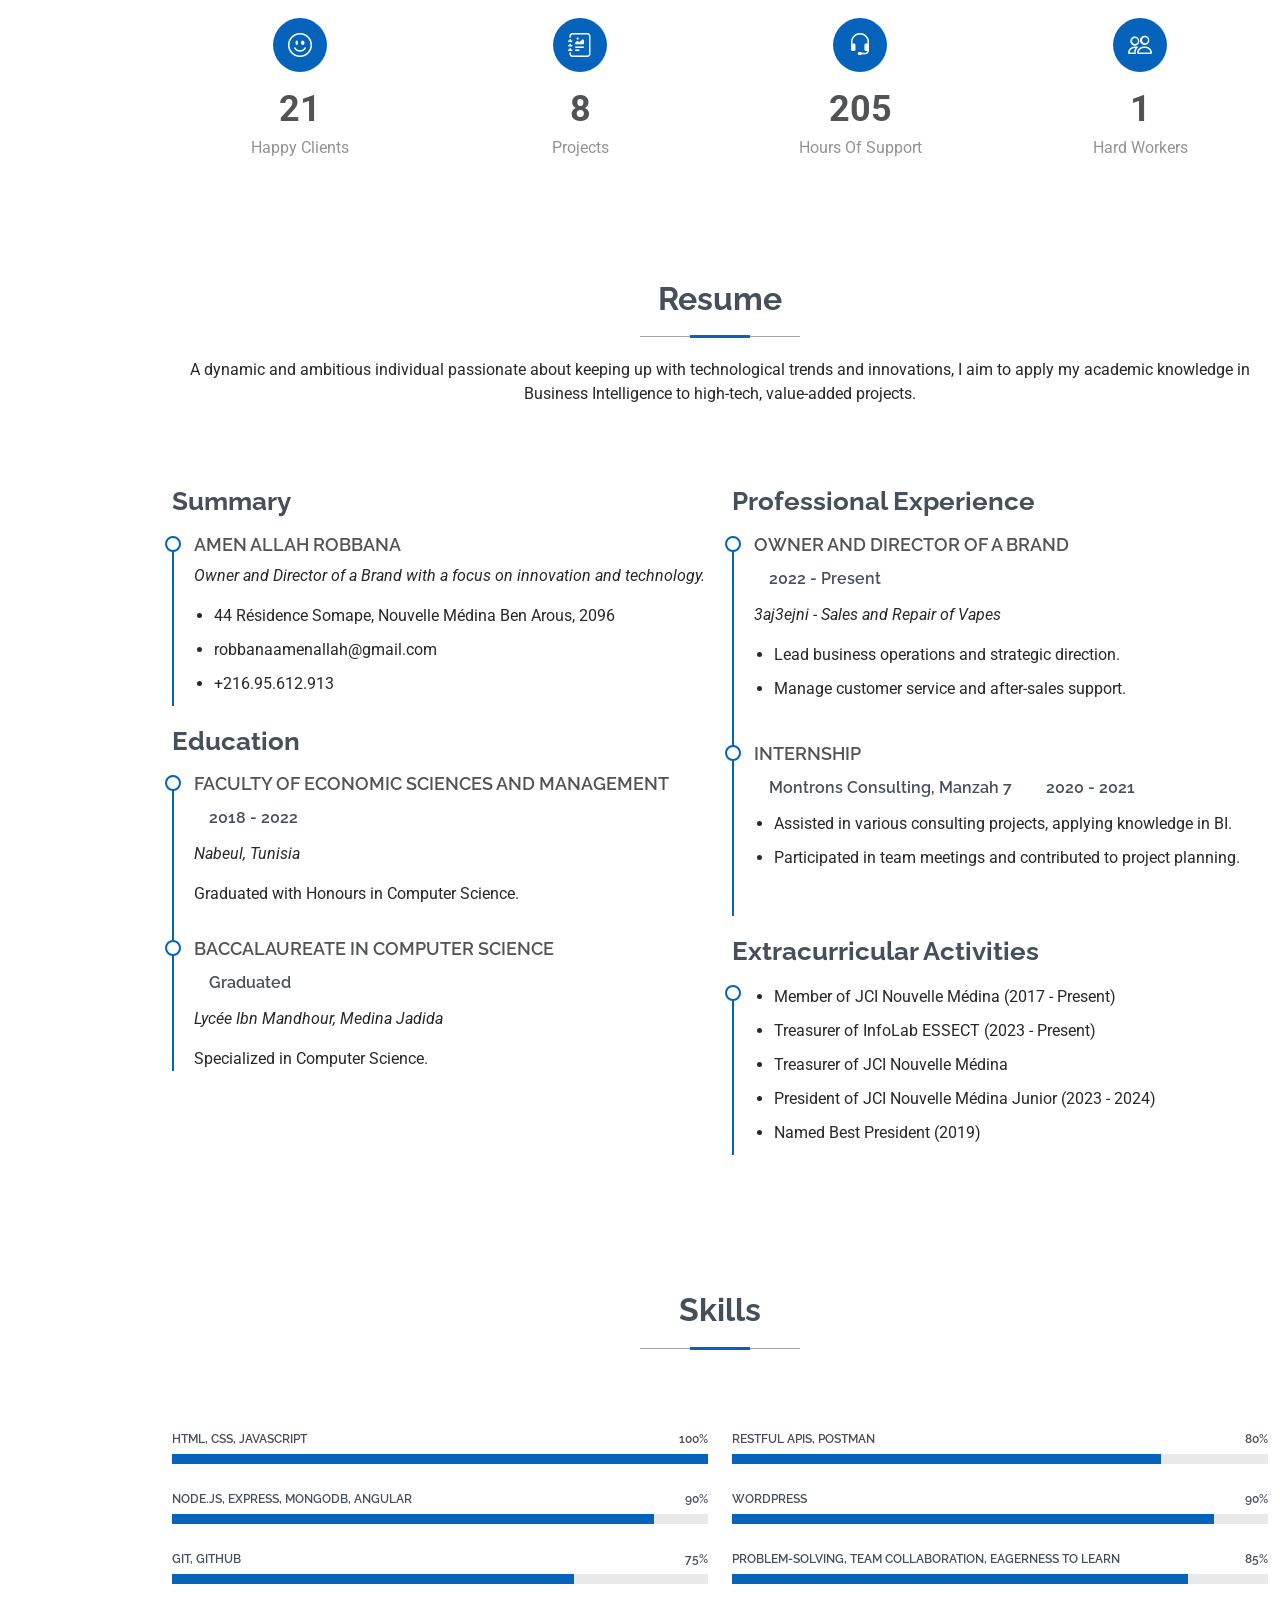
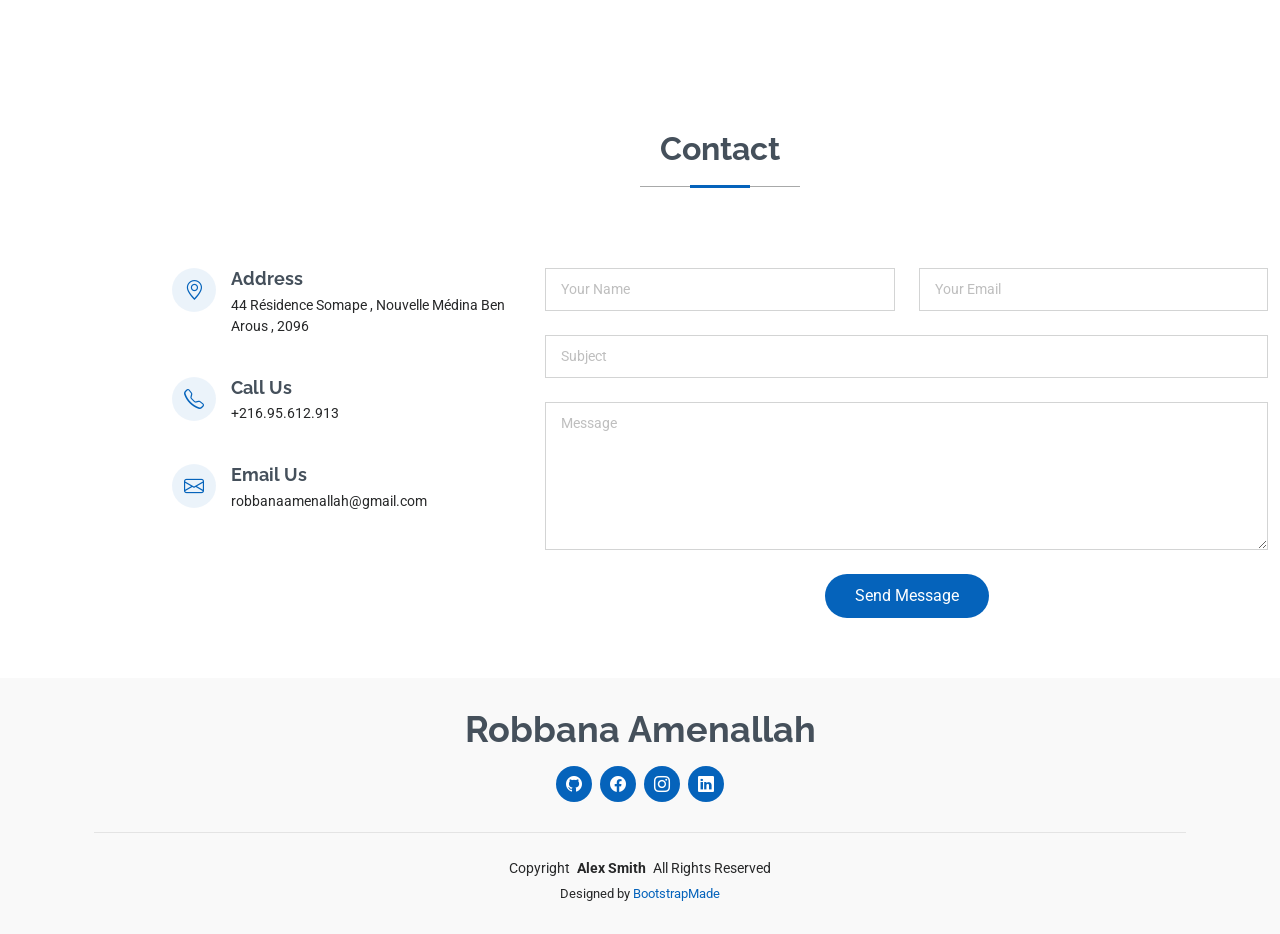
<file: MyResume/index.html>
<!DOCTYPE html>
<html lang="en">

<head>
  <meta charset="utf-8">
  <meta content="width=device-width, initial-scale=1.0" name="viewport">
  <title>MyResume Robbana Amenallah</title>
  <meta content="" name="description">
  <meta content="" name="keywords">

  <!-- Favicons -->
  <link href="assets/img/favicon.png" rel="icon">
  <link href="assets/img/apple-touch-icon.png" rel="apple-touch-icon">

  <!-- Fonts -->
  <link href="https://fonts.googleapis.com" rel="preconnect">
  <link href="https://fonts.gstatic.com" rel="preconnect" crossorigin>
  <link
    href="https://fonts.googleapis.com/css2?family=Roboto:ital,wght@0,100;0,300;0,400;0,500;0,700;0,900;1,100;1,300;1,400;1,500;1,700;1,900&family=Poppins:ital,wght@0,100;0,200;0,300;0,400;0,500;0,600;0,700;0,800;0,900;1,100;1,200;1,300;1,400;1,500;1,600;1,700;1,800;1,900&family=Raleway:ital,wght@0,100;0,200;0,300;0,400;0,500;0,600;0,700;0,800;0,900;1,100;1,200;1,300;1,400;1,500;1,600;1,700;1,800;1,900&display=swap"
    rel="stylesheet">

  <!-- Vendor CSS Files -->
  <link href="assets/vendor/bootstrap/css/bootstrap.min.css" rel="stylesheet">
  <link href="assets/vendor/bootstrap-icons/bootstrap-icons.css" rel="stylesheet">
  <link href="assets/vendor/aos/aos.css" rel="stylesheet">
  <link href="assets/vendor/glightbox/css/glightbox.min.css" rel="stylesheet">
  <link href="assets/vendor/swiper/swiper-bundle.min.css" rel="stylesheet">

  <!-- Main CSS File -->
  <link href="assets/css/main.css" rel="stylesheet">

</head>

<body class="index-page">

  <header id="header" class="header d-flex flex-column justify-content-center">

    <i class="header-toggle d-xl-none bi bi-list"></i>

    <nav id="navmenu" class="navmenu">
      <ul>
        <li><a href="#hero" class="active"><i class="bi bi-house navicon"></i><span>Home</span></a></li>
        <li><a href="#about"><i class="bi bi-person navicon"></i><span>About</span></a></li>
        <li><a href="#resume"><i class="bi bi-file-earmark-text navicon"></i><span>Resume</span></a></li>
        <li><a href="#contact"><i class="bi bi-envelope navicon"></i><span>Contact</span></a></li>
      </ul>
    </nav>

  </header>

  <main class="main">

    <!-- Hero Section -->
    <section id="hero" class="hero section light-background">

      <img src="assets/img/1.jpg" alt="">

      <div class="container" data-aos="zoom-out">
        <div class="row justify-content-center">
          <div class="col-lg-9">
            <h2>Robbana Amenallah</h2>
            <p>I'm <span class="typed" data-typed-items=" Developer, Freelancer ">Developer</span><span
                class="typed-cursor typed-cursor--blink" aria-hidden="true"></span></p>
            <div class="social-links">
              <a href="https://github.com/RobbanaAmenallah"><i class="bi bi-github"></i></i></a>
              <a href="https://www.facebook.com/Amenallah.Robbana.15?locale=fr_FR"><i class="bi bi-facebook"></i></a>
              <a
                href="https://www.instagram.com/robbana_amenallah/?igshid=ZDdkNTZiNTM%3D&fbclid=IwY2xjawFmKH5leHRuA2FlbQIxMAABHc1ttwECGQ7HfWP9YQX6g_-txDT6S0W5bFZIXjtAanounqBleVD9npvFUg_aem_yAm27unygQ0wvsLBQ3rEQg"><i
                  class="bi bi-instagram"></i></a>
              <a href="https://tn.linkedin.com/in/robbana-amenallah-a07a87180"><i class="bi bi-linkedin"></i></a>
            </div>
          </div>
        </div>
      </div>

    </section><!-- /Hero Section -->

    <!-- About Section -->
    <section id="about" class="about section">

      <!-- Section Title -->
      <div class="container section-title" data-aos="fade-up">
        <h2>About</h2>
        <p>Dynamique et ambitieux.
          passionné par le suivi des
          tendances en technologique et
          innovation, je vise à appliquer ma
          connaissance académique en BI à
          des projets à forte technologie et
          valeur ajoutée.
        </p>
      </div><!-- End Section Title -->

      <div class="container" data-aos="fade-up" data-aos-delay="100">

        <div class="row gy-4 justify-content-center">
          <div class="col-lg-4">
            <img src="assets/img/1.jpg" class="img-fluid" alt="">
          </div>
          <div class="col-lg-8 content">
            <h2>Web Developer.</h2>

            <div class="row">
              <div class="col-lg-6">
                <ul>
                  <li><i class="bi bi-chevron-right"></i> <strong>Birthday:</strong> <span>11 August 2023 </span></li>
                  <li><i class="bi bi-chevron-right"></i> <strong>Phone:</strong> <span>+216.95.612.913</span></li>
                  <li><i class="bi bi-chevron-right"></i> <strong>City:</strong> <span>Tunis, Tunisia</span></li>
                </ul>
              </div>
              <div class="col-lg-6">
                <ul>
                  <li><i class="bi bi-chevron-right"></i> <strong>Degree:</strong> <span>Liscence</span></li>
                  <li><i class="bi bi-chevron-right"></i> <strong>Email:</strong>
                    <span>robbanaamenallah@gmail.com</span></li>
                  <li><i class="bi bi-chevron-right"></i> <strong>Freelance:</strong> <span>Available</span></li>
                </ul>
              </div>
            </div>
            <p>I am a dedicated web developer with experience in Node.js, Express, MongoDB, and Angular. I have a strong
              passion for creating user-friendly applications and a relentless desire to learn and adapt to new
              technologies. I thrive in collaborative environments where innovation is encouraged and am excited to
              contribute my skills while continuously expanding my knowledge.</p>
          </div>
        </div>

      </div>

    </section><!-- /About Section -->

    <!-- Stats Section -->
    <section id="stats" class="stats section">

      <div class="container" data-aos="fade-up" data-aos-delay="100">

        <div class="row gy-4">

          <div class="col-lg-3 col-md-6 d-flex flex-column align-items-center">
            <i class="bi bi-emoji-smile"></i>
            <div class="stats-item">
              <span data-purecounter-start="0" data-purecounter-end="32" data-purecounter-duration="1"
                class="purecounter"></span>
              <p>Happy Clients</p>
            </div>
          </div><!-- End Stats Item -->

          <div class="col-lg-3 col-md-6 d-flex flex-column align-items-center">
            <i class="bi bi-journal-richtext"></i>
            <div class="stats-item">
              <span data-purecounter-start="0" data-purecounter-end="12" data-purecounter-duration="1"
                class="purecounter"></span>
              <p>Projects</p>
            </div>
          </div><!-- End Stats Item -->

          <div class="col-lg-3 col-md-6 d-flex flex-column align-items-center">
            <i class="bi bi-headset"></i>
            <div class="stats-item">
              <span data-purecounter-start="0" data-purecounter-end="320" data-purecounter-duration="1"
                class="purecounter"></span>
              <p>Hours Of Support</p>
            </div>
          </div><!-- End Stats Item -->

          <div class="col-lg-3 col-md-6 d-flex flex-column align-items-center">
            <i class="bi bi-people"></i>
            <div class="stats-item">
              <span data-purecounter-start="0" data-purecounter-end="2" data-purecounter-duration="1"
                class="purecounter"></span>
              <p>Hard Workers</p>
            </div>
          </div><!-- End Stats Item -->

        </div>

      </div>

    </section><!-- /Stats Section -->

    <!-- Skills Section -->
    <section id="resume" class="resume section">

      <!-- Section Title -->
      <div class="container section-title" data-aos="fade-up">
        <h2>Resume</h2>
        <p>A dynamic and ambitious individual passionate about keeping up with technological trends and innovations, I
          aim to apply my academic knowledge in Business Intelligence to high-tech, value-added projects.</p>
      </div><!-- End Section Title -->

      <div class="container">

        <div class="row">

          <div class="col-lg-6" data-aos="fade-up" data-aos-delay="100">
            <h3 class="resume-title">Summary</h3>
            <div class="resume-item pb-0">
              <h4>Amen Allah Robbana</h4>
              <p><em>Owner and Director of a Brand with a focus on innovation and technology.</em></p>
              <ul>
                <li>44 Résidence Somape, Nouvelle Médina Ben Arous, 2096</li>
                <li>robbanaamenallah@gmail.com</li>
                <li>+216.95.612.913</li>
              </ul>
            </div><!-- End Resume Item -->

            <h3 class="resume-title">Education</h3>
            <div class="resume-item">
              <h4>Faculty of Economic Sciences and Management</h4>
              <h5>2018 - 2022</h5>
              <p><em>Nabeul, Tunisia</em></p>
              <p>Graduated with Honours in Computer Science.</p>
            </div><!-- End Resume Item -->

            <div class="resume-item">
              <h4>Baccalaureate in Computer Science</h4>
              <h5>Graduated</h5>
              <p><em>Lycée Ibn Mandhour, Medina Jadida</em></p>
              <p>Specialized in Computer Science.</p>
            </div><!-- End Resume Item -->

          </div>

          <div class="col-lg-6" data-aos="fade-up" data-aos-delay="200">
            <h3 class="resume-title">Professional Experience</h3>
            <div class="resume-item">
              <h4>Owner and Director of a Brand</h4>
              <h5>2022 - Present</h5>
              <p><em>3aj3ejni - Sales and Repair of Vapes</em></p>
              <ul>
                <li>Lead business operations and strategic direction.</li>
                <li>Manage customer service and after-sales support.</li>
              </ul>
            </div><!-- End Resume Item -->

            <div class="resume-item">
              <h4>Internship</h4>
              <h5>Montrons Consulting, Manzah 7</h5>
              <h5>2020 - 2021</h5>
              <ul>
                <li>Assisted in various consulting projects, applying knowledge in BI.</li>
                <li>Participated in team meetings and contributed to project planning.</li>
              </ul>
            </div><!-- End Resume Item -->

            <h3 class="resume-title">Extracurricular Activities</h3>
            <div class="resume-item">
              <ul>
                <li>Member of JCI Nouvelle Médina (2017 - Present)</li>
                <li>Treasurer of InfoLab ESSECT (2023 - Present)</li>
                <li>Treasurer of JCI Nouvelle Médina</li>
                <li>President of JCI Nouvelle Médina Junior (2023 - 2024)</li>
                <li>Named Best President (2019)</li>
              </ul>
            </div>
          </div>

        </div>

      </div>
    </section><!-- /Resume Section -->

    <section id="skills" class="skills section">

      <!-- Section Title -->
      <div class="container section-title" data-aos="fade-up">
        <h2>Skills</h2>
      </div><!-- End Section Title -->

      <div class="container" data-aos="fade-up" data-aos-delay="100">

        <div class="row skills-content skills-animation">

          <div class="col-lg-6">

            <div class="progress">
              <span class="skill"><span>HTML, CSS, JavaScript</span> <i class="val">100%</i></span>
              <div class="progress-bar-wrap">
                <div class="progress-bar" role="progressbar" aria-valuenow="100" aria-valuemin="0" aria-valuemax="100">
                </div>
              </div>
            </div><!-- End Skills Item -->

            <div class="progress">
              <span class="skill"><span>Node.js, Express, MongoDB, Angular</span> <i class="val">90%</i></span>
              <div class="progress-bar-wrap">
                <div class="progress-bar" role="progressbar" aria-valuenow="90" aria-valuemin="0" aria-valuemax="100">
                </div>
              </div>
            </div><!-- End Skills Item -->

            <div class="progress">
              <span class="skill"><span>Git, GitHub</span> <i class="val">75%</i></span>
              <div class="progress-bar-wrap">
                <div class="progress-bar" role="progressbar" aria-valuenow="75" aria-valuemin="0" aria-valuemax="100">
                </div>
              </div>
            </div><!-- End Skills Item -->

          </div>

          <div class="col-lg-6">

            <div class="progress">
              <span class="skill"><span>RESTful APIs, Postman</span> <i class="val">80%</i></span>
              <div class="progress-bar-wrap">
                <div class="progress-bar" role="progressbar" aria-valuenow="80" aria-valuemin="0" aria-valuemax="100">
                </div>
              </div>
            </div><!-- End Skills Item -->

            <div class="progress">
              <span class="skill"><span>WordPress</span> <i class="val">90%</i></span>
              <div class="progress-bar-wrap">
                <div class="progress-bar" role="progressbar" aria-valuenow="90" aria-valuemin="0" aria-valuemax="100">
                </div>
              </div>
            </div><!-- End Skills Item -->

            <div class="progress">
              <span class="skill"><span>Problem-solving, Team collaboration, Eagerness to learn</span> <i
                  class="val">85%</i></span>
              <div class="progress-bar-wrap">
                <div class="progress-bar" role="progressbar" aria-valuenow="85" aria-valuemin="0" aria-valuemax="100">
                </div>
              </div>
            </div><!-- End Skills Item -->

          </div>

        </div>

      </div>

    </section><!-- /Skills Section -->



    <!-- Contact Section -->
    <section id="contact" class="contact section">

      <!-- Section Title -->
      <div class="container section-title" data-aos="fade-up">
        <h2>Contact</h2>
      </div><!-- End Section Title -->

      <div class="container" data-aos="fade" data-aos-delay="100">

        <div class="row gy-4">

          <div class="col-lg-4">
            <div class="info-item d-flex" data-aos="fade-up" data-aos-delay="200">
              <i class="bi bi-geo-alt flex-shrink-0"></i>
              <div>
                <h3>Address</h3>
                <p>44 Résidence Somape , Nouvelle
                  Médina Ben Arous , 2096</p>
              </div>
            </div><!-- End Info Item -->

            <div class="info-item d-flex" data-aos="fade-up" data-aos-delay="300">
              <i class="bi bi-telephone flex-shrink-0"></i>
              <div>
                <h3>Call Us</h3>
                <p>+216.95.612.913 </p>
              </div>
            </div><!-- End Info Item -->

            <div class="info-item d-flex" data-aos="fade-up" data-aos-delay="400">
              <i class="bi bi-envelope flex-shrink-0"></i>
              <div>
                <h3>Email Us</h3>
                <p>robbanaamenallah@gmail.com</p>
              </div>
            </div><!-- End Info Item -->

          </div>

          <div class="col-lg-8">
            <form action="forms/contact.php" method="post" class="php-email-form" data-aos="fade-up"
              data-aos-delay="200">
              <div class="row gy-4">

                <div class="col-md-6">
                  <input type="text" name="name" class="form-control" placeholder="Your Name" required="">
                </div>

                <div class="col-md-6 ">
                  <input type="email" class="form-control" name="email" placeholder="Your Email" required="">
                </div>

                <div class="col-md-12">
                  <input type="text" class="form-control" name="subject" placeholder="Subject" required="">
                </div>

                <div class="col-md-12">
                  <textarea class="form-control" name="message" rows="6" placeholder="Message" required=""></textarea>
                </div>

                <div class="col-md-12 text-center">
                  <div class="loading">Loading</div>
                  <div class="error-message"></div>
                  <div class="sent-message">Your message has been sent. Thank you!</div>

                  <button type="submit">Send Message</button>
                </div>

              </div>
            </form>
          </div><!-- End Contact Form -->

        </div>

      </div>

    </section><!-- /Contact Section -->

  </main>

  <footer id="footer" class="footer position-relative light-background">
    <div class="container">
      <h3 class="sitename">Robbana Amenallah</h3>
      <div class="social-links d-flex justify-content-center">
        <a href="https://github.com/RobbanaAmenallah"><i class="bi bi-github"></i></a>
        <a href="https://www.facebook.com/Amenallah.Robbana.15?locale=fr_FR"><i class="bi bi-facebook"></i></a>
        <a href="https://www.instagram.com/robbana_amenallah/?igshid=ZDdkNTZiNTM%3D&fbclid=IwY2xjawFmKH5leHRuA2FlbQIxMAABHc1ttwECGQ7HfWP9YQX6g_-txDT6S0W5bFZIXjtAanounqBleVD9npvFUg_aem_yAm27unygQ0wvsLBQ3rEQg"><i class="bi bi-instagram"></i></a>
        <a href="https://tn.linkedin.com/in/robbana-amenallah-a07a87180"><i class="bi bi-linkedin"></i></a>
      </div>
      <div class="container">
        <div class="copyright">
          <span>Copyright</span> <strong class="px-1 sitename">Alex Smith</strong> <span>All Rights Reserved</span>
        </div>
        <div class="credits">
          <!-- All the links in the footer should remain intact. -->
          <!-- You can delete the links only if you've purchased the pro version. -->
          <!-- Licensing information: https://bootstrapmade.com/license/ -->
          <!-- Purchase the pro version with working PHP/AJAX contact form: [buy-url] -->
          Designed by <a href="https://bootstrapmade.com/">BootstrapMade</a>
        </div>
      </div>
    </div>
  </footer>

  <!-- Scroll Top -->
  <a href="#" id="scroll-top" class="scroll-top d-flex align-items-center justify-content-center"><i
      class="bi bi-arrow-up-short"></i></a>

  <!-- Preloader -->
  <div id="preloader"></div>

  <!-- Vendor JS Files -->
  <script src="assets/vendor/bootstrap/js/bootstrap.bundle.min.js"></script>
  <script src="assets/vendor/php-email-form/validate.js"></script>
  <script src="assets/vendor/aos/aos.js"></script>
  <script src="assets/vendor/typed.js/typed.umd.js"></script>
  <script src="assets/vendor/purecounter/purecounter_vanilla.js"></script>
  <script src="assets/vendor/waypoints/noframework.waypoints.js"></script>
  <script src="assets/vendor/glightbox/js/glightbox.min.js"></script>
  <script src="assets/vendor/imagesloaded/imagesloaded.pkgd.min.js"></script>
  <script src="assets/vendor/isotope-layout/isotope.pkgd.min.js"></script>
  <script src="assets/vendor/swiper/swiper-bundle.min.js"></script>

  <!-- Main JS File -->
  <script src="assets/js/main.js"></script>

</body>

</html>
</file>
<file: assets/css/main.css>
:root {
  --bg: #07111f;
  --bg-soft: #0b1728;
  --surface: rgba(16, 31, 52, .72);
  --surface-strong: #10223a;
  --text: #f3f7fc;
  --muted: #9fb0c5;
  --line: rgba(151, 178, 211, .15);
  --primary: #58a6ff;
  --primary-2: #7a7cff;
  --accent: #70e1b8;
  --warning: #f4c36b;
  --shadow: 0 24px 80px rgba(0,0,0,.35);
  --radius-lg: 26px;
  --radius-md: 18px;
  --container: 1180px;
}
* { box-sizing: border-box; }
html { scroll-behavior: smooth; }
body {
  margin: 0;
  font-family: "Inter", sans-serif;
  background:
    radial-gradient(circle at 15% 5%, rgba(88,166,255,.13), transparent 28%),
    radial-gradient(circle at 80% 8%, rgba(122,124,255,.12), transparent 28%),
    var(--bg);
  color: var(--text);
  line-height: 1.65;
  overflow-x: hidden;
}
body::before {
  content: "";
  position: fixed; inset: 0; pointer-events: none; z-index: -2;
  background-image: linear-gradient(rgba(255,255,255,.018) 1px, transparent 1px), linear-gradient(90deg, rgba(255,255,255,.018) 1px, transparent 1px);
  background-size: 46px 46px;
  mask-image: linear-gradient(to bottom, rgba(0,0,0,.55), transparent 85%);
}
a { color: inherit; text-decoration: none; }
img { max-width: 100%; display: block; }
.container { width: min(calc(100% - 40px), var(--container)); margin-inline: auto; }
.section-pad { padding: 110px 0; }
.section-surface { background: linear-gradient(180deg, rgba(13,28,48,.65), rgba(9,20,35,.8)); border-block: 1px solid var(--line); }

.site-header {
  position: fixed; top: 0; left: 0; right: 0; z-index: 1000;
  padding: 16px 0;
  transition: .3s ease;
}
.site-header.scrolled { background: rgba(7,17,31,.82); backdrop-filter: blur(18px); border-bottom: 1px solid var(--line); box-shadow: 0 12px 35px rgba(0,0,0,.15); }
.nav-wrap { display: flex; align-items: center; justify-content: space-between; gap: 24px; }
.brand { display: flex; align-items: center; gap: 10px; font-family: "Space Grotesk",sans-serif; font-weight: 700; letter-spacing: -.02em; }
.brand-mark { width: 38px; height: 38px; display:grid; place-items:center; border-radius: 12px; background: linear-gradient(135deg,var(--primary),var(--primary-2)); color:#07111f; font-weight:800; box-shadow: 0 10px 30px rgba(88,166,255,.28); }
.main-nav { display:flex; align-items:center; gap: 28px; font-size: .92rem; color: var(--muted); }
.main-nav a { transition: .2s ease; }
.main-nav a:hover { color: var(--text); }
.nav-cta { border:1px solid rgba(88,166,255,.35); border-radius:999px; padding:9px 16px; color:var(--text)!important; background:rgba(88,166,255,.08); }
.nav-toggle { display:none; border:0; background:transparent; color:var(--text); font-size:1.8rem; }

.hero { padding-top: 165px; min-height: 100vh; display:flex; flex-direction:column; justify-content:center; position:relative; overflow:hidden; }
.hero::after { content:""; position:absolute; width:600px; height:600px; border-radius:50%; background:radial-gradient(circle,rgba(88,166,255,.16),transparent 68%); right:-260px; top:80px; pointer-events:none; }
.hero-grid { display:grid; grid-template-columns: 1.2fr .8fr; gap:70px; align-items:center; }
.eyebrow { display:inline-flex; align-items:center; gap:9px; color:#c6d6e8; background:rgba(112,225,184,.07); border:1px solid rgba(112,225,184,.2); border-radius:999px; padding:7px 12px; font-size:.82rem; }
.status-dot { width:8px; height:8px; border-radius:50%; background:var(--accent); box-shadow:0 0 0 5px rgba(112,225,184,.08),0 0 18px rgba(112,225,184,.55); }
.hero-kicker { margin:24px 0 10px; color:var(--primary); font-size:.8rem; letter-spacing:.15em; font-weight:800; }
h1,h2,h3,h4 { font-family:"Space Grotesk",sans-serif; margin:0; line-height:1.08; }
.hero h1 { font-size: clamp(3rem,6vw,5.7rem); letter-spacing:-.055em; max-width:900px; }
.hero h1 span { display:block; background:linear-gradient(90deg,#ffffff 0%,#8fd1ff 45%,#9497ff 100%); -webkit-background-clip:text; color:transparent; }
.hero-lead { max-width:760px; margin:27px 0 0; font-size:1.08rem; color:var(--muted); }
.hero-lead strong { color:#d9e7f6; font-weight:600; }
.hero-actions { display:flex; flex-wrap:wrap; gap:12px; margin-top:34px; }
.btn { display:inline-flex; align-items:center; justify-content:center; gap:9px; padding:12px 18px; border-radius:12px; font-weight:700; font-size:.92rem; transition:.25s ease; border:1px solid transparent; }
.btn:hover { transform:translateY(-2px); }
.btn-primary { background:linear-gradient(135deg,var(--primary),#7e8cff); color:#06101e; box-shadow:0 12px 34px rgba(88,166,255,.22); }
.btn-ghost { color:var(--text); border-color:var(--line); background:rgba(255,255,255,.025); }
.btn-ghost:hover { border-color:rgba(88,166,255,.45); background:rgba(88,166,255,.08); }
.hero-socials { display:flex; gap:10px; margin-top:24px; }
.hero-socials a { width:39px; height:39px; display:grid; place-items:center; border:1px solid var(--line); border-radius:12px; color:#c7d6e8; background:rgba(255,255,255,.02); transition:.2s ease; }
.hero-socials a:hover { color:white; border-color:rgba(88,166,255,.4); transform:translateY(-2px); }

.hero-visual { min-height:520px; position:relative; display:grid; place-items:center; }
.portrait-card { width:min(360px,82vw); padding:14px; border:1px solid rgba(145,172,205,.25); border-radius:30px; background:linear-gradient(145deg,rgba(18,40,68,.92),rgba(11,24,42,.75)); backdrop-filter:blur(16px); box-shadow:var(--shadow); transform:rotate(2deg); position:relative; z-index:2; }
.portrait-frame { border-radius:22px; overflow:hidden; aspect-ratio:1/1; background:#10243d; position:relative; }
.portrait-frame img { width:100%; height:100%; object-fit:cover; object-position:center 20%; transition:transform .45s ease; display:block; }
.portrait-card:hover .portrait-frame img { transform:scale(1.04); }
.portrait-meta { display:flex; justify-content:space-between; align-items:flex-end; gap:12px; padding:13px 4px 2px; }
.portrait-meta span { color:var(--muted); font-size:.78rem; }
.portrait-meta strong { font-size:.86rem; }
.visual-orbit { position:absolute; border:1px solid rgba(88,166,255,.16); border-radius:50%; }
.orbit-a { width:430px; height:430px; animation:spin 18s linear infinite; }
.orbit-b { width:520px; height:520px; border-style:dashed; opacity:.55; animation:spinReverse 28s linear infinite; }
.floating-card { position:absolute; z-index:3; display:flex; align-items:center; gap:10px; padding:11px 13px; border:1px solid var(--line); background:rgba(9,23,40,.9); border-radius:14px; box-shadow:0 16px 42px rgba(0,0,0,.25); backdrop-filter:blur(14px); }
.floating-card i { width:36px; height:36px; display:grid; place-items:center; border-radius:10px; background:rgba(88,166,255,.12); color:var(--primary); }
.floating-card small,.floating-card strong { display:block; }
.floating-card small { color:var(--muted); font-size:.7rem; }
.floating-card strong { font-size:.78rem; margin-top:1px; }
.floating-ai { left:0; top:120px; animation:float 4.3s ease-in-out infinite; }
.floating-code { right:-20px; bottom:100px; animation:float 5s ease-in-out .7s infinite; }
.tech-marquee { width:100%; overflow:hidden; margin-top:82px; border-block:1px solid var(--line); background:rgba(255,255,255,.012); }
.marquee-track { width:max-content; display:flex; gap:42px; padding:14px 0; animation:marquee 30s linear infinite; color:#8fa3ba; font-size:.85rem; font-weight:600; }
.marquee-track span::before { content:"✦"; margin-right:42px; color:rgba(88,166,255,.6); }

.section-grid { display:grid; grid-template-columns:.78fr 1.22fr; gap:80px; }
.section-heading { position:relative; }
.section-heading.compact { max-width:780px; margin-bottom:44px; }
.section-index { display:block; color:rgba(88,166,255,.5); font-family:"Space Grotesk",sans-serif; font-size:.76rem; font-weight:700; letter-spacing:.13em; margin-bottom:8px; }
.section-label { color:var(--accent); text-transform:uppercase; letter-spacing:.15em; font-size:.76rem; font-weight:800; margin:0 0 13px; }
.section-heading h2 { font-size:clamp(2.1rem,4vw,3.65rem); letter-spacing:-.04em; }
.section-note { color:var(--muted); max-width:570px; margin-top:20px; }
.about-copy { color:var(--muted); }
.lead-copy { font-size:1.25rem; color:#d7e4f2; margin-top:0; }
.value-cards { display:grid; grid-template-columns:repeat(3,1fr); gap:12px; margin-top:35px; }
.value-cards article { border:1px solid var(--line); border-radius:16px; padding:18px; background:rgba(255,255,255,.018); }
.value-cards i { color:var(--primary); font-size:1.25rem; }
.value-cards strong,.value-cards span { display:block; }
.value-cards strong { margin-top:9px; color:var(--text); font-size:.92rem; }
.value-cards span { font-size:.77rem; margin-top:4px; }

.expertise-grid { display:grid; grid-template-columns:repeat(3,1fr); gap:18px; }
.expertise-card { padding:28px; border:1px solid var(--line); border-radius:var(--radius-md); background:linear-gradient(145deg,rgba(18,38,64,.7),rgba(10,22,38,.7)); transition:.25s ease; }
.expertise-card:hover,.project-card:hover { transform:translateY(-4px); border-color:rgba(88,166,255,.32); }
.card-icon { width:46px; height:46px; display:grid; place-items:center; border-radius:14px; background:rgba(88,166,255,.1); color:var(--primary); font-size:1.25rem; }
.expertise-card h3 { margin-top:20px; font-size:1.35rem; }
.expertise-card p { color:var(--muted); font-size:.92rem; }
.chips { display:flex; flex-wrap:wrap; gap:7px; margin-top:18px; }
.chips span { color:#adc0d5; font-size:.72rem; padding:5px 8px; border:1px solid var(--line); border-radius:999px; background:rgba(255,255,255,.018); }
.languages-strip { display:grid; grid-template-columns:1fr 1fr; gap:20px; margin-top:18px; border:1px solid var(--line); border-radius:var(--radius-md); padding:20px 24px; background:rgba(255,255,255,.016); }
.languages-strip > div { display:flex; flex-direction:column; gap:3px; }
.mini-label { color:var(--primary); text-transform:uppercase; letter-spacing:.12em; font-size:.68rem; font-weight:800; }
.languages-strip strong { font-size:.88rem; }

.timeline { position:relative; max-width:980px; margin:0 auto; }
.timeline::before { content:""; position:absolute; left:170px; top:10px; bottom:10px; width:1px; background:linear-gradient(var(--primary),rgba(88,166,255,.08)); }
.timeline-item { display:grid; grid-template-columns:145px 24px 1fr; gap:14px; margin-bottom:24px; position:relative; }
.timeline-date { color:var(--muted); font-size:.8rem; text-align:right; padding-top:20px; }
.timeline-dot { width:13px; height:13px; background:var(--bg); border:3px solid var(--primary); border-radius:50%; margin-top:21px; position:relative; z-index:2; box-shadow:0 0 0 7px rgba(88,166,255,.08); }
.timeline-card { border:1px solid var(--line); border-radius:var(--radius-md); padding:24px; background:rgba(255,255,255,.018); }
.timeline-top { display:flex; align-items:center; justify-content:space-between; gap:14px; }
.timeline-top h3 { font-size:1.35rem; }
.timeline-top span { color:var(--accent); font-size:.72rem; border:1px solid rgba(112,225,184,.2); background:rgba(112,225,184,.06); padding:5px 8px; border-radius:999px; }
.timeline-card h4 { font-family:"Inter",sans-serif; font-size:.95rem; color:#cddbeb; margin-top:7px; }
.timeline-card p { color:var(--muted); margin-bottom:0; }

.project-filters { display:flex; flex-wrap:wrap; gap:10px; margin-bottom:28px; }
.filter-btn { background:rgba(255,255,255,.025); border:1px solid var(--line); color:var(--muted); padding:8px 16px; border-radius:999px; font-size:.82rem; font-weight:600; cursor:pointer; transition:.2s ease; font-family:inherit; }
.filter-btn:hover { color:#fff; border-color:rgba(88,166,255,.4); background:rgba(88,166,255,.08); }
.filter-btn.active { color:#fff; background:linear-gradient(135deg,rgba(88,166,255,.25),rgba(126,140,255,.2)); border-color:var(--primary); box-shadow:0 0 16px rgba(88,166,255,.18); }
.project-card.filter-hidden { display:none; }

.projects-grid { display:grid; grid-template-columns:repeat(2,1fr); gap:18px; }
.project-card { border:1px solid var(--line); border-radius:var(--radius-lg); padding:28px; background:linear-gradient(145deg,rgba(17,36,61,.75),rgba(9,20,35,.86)); transition:.25s ease; }
.project-featured { background:radial-gradient(circle at 90% 0,rgba(88,166,255,.15),transparent 35%),linear-gradient(145deg,rgba(17,36,61,.83),rgba(9,20,35,.9)); }
.project-head { display:flex; justify-content:space-between; gap:12px; color:var(--muted); font-size:.74rem; margin-bottom:26px; }
.project-type { color:var(--primary); text-transform:uppercase; letter-spacing:.11em; font-weight:800; }
.project-card h3 { font-size:1.65rem; }
.project-card p { color:var(--muted); margin-bottom:14px; }
.project-card ul { margin:0; padding-left:18px; color:#c6d4e4; font-size:.88rem; }
.project-card li { margin:5px 0; }
.projects-cta { margin-top:18px; display:flex; justify-content:space-between; align-items:center; gap:20px; border:1px solid var(--line); border-radius:18px; padding:20px 22px; background:rgba(255,255,255,.018); }
.projects-cta div { display:flex; flex-direction:column; }
.projects-cta strong { margin-top:2px; }

.education-layout { display:grid; grid-template-columns:.8fr 1.2fr; gap:80px; }
.education-list { border-top:1px solid var(--line); }
.education-list article { display:grid; grid-template-columns:150px 1fr; gap:24px; padding:24px 0; border-bottom:1px solid var(--line); }
.edu-date { color:var(--primary); font-size:.78rem; font-weight:700; padding-top:4px; }
.education-list h3 { font-size:1.18rem; }
.edu-badge { display:inline-flex; align-items:center; gap:6px; margin:7px 0 9px; padding:4px 11px; border-radius:999px; font-size:.76rem; font-weight:700; background:rgba(244,195,107,.12); color:#fbd38d; border:1px solid rgba(244,195,107,.3); width:fit-content; }
.edu-badge.success { background:rgba(112,225,184,.12); color:#70e1b8; border-color:rgba(112,225,184,.3); }
.education-list h4 { font-family:"Inter",sans-serif; color:#c8d7e7; font-size:.94rem; margin-top:5px; }
.education-list p { color:var(--muted); font-size:.83rem; margin-bottom:0; }

.leadership-grid { display:grid; grid-template-columns:.85fr 1.15fr; gap:70px; align-items:start; }
.leadership-cards { display:grid; grid-template-columns:repeat(2,1fr); gap:12px; }
.leadership-cards article { border:1px solid var(--line); border-radius:16px; padding:20px; background:rgba(255,255,255,.018); }
.leadership-cards span { color:var(--primary); font-size:.7rem; }
.leadership-cards strong,.leadership-cards p { display:block; }
.leadership-cards strong { margin-top:5px; }
.leadership-cards p { margin:4px 0 0; color:var(--muted); font-size:.83rem; }
.leadership-award { grid-column:1/-1; background:linear-gradient(135deg,rgba(244,195,107,.08),rgba(88,166,255,.04))!important; border-color:rgba(244,195,107,.18)!important; }
.leadership-award p i { color:var(--warning); margin-right:6px; }

.contact-section { padding-top:90px; }
.contact-card { display:grid; grid-template-columns:1fr 1fr; gap:50px; padding:42px; border-radius:30px; border:1px solid rgba(88,166,255,.22); background:radial-gradient(circle at 10% 20%,rgba(88,166,255,.13),transparent 35%),linear-gradient(145deg,#0f2139,#0a182a); box-shadow:var(--shadow); }
.contact-copy h2 { font-size:clamp(2rem,4vw,3.5rem); letter-spacing:-.04em; }
.contact-copy p { color:var(--muted); max-width:580px; }
.contact-links { display:grid; gap:10px; }
.contact-links a { display:flex; gap:12px; align-items:center; border:1px solid var(--line); border-radius:14px; padding:13px 15px; background:rgba(255,255,255,.02); transition:.2s ease; }
.contact-links a:hover { border-color:rgba(88,166,255,.35); transform:translateX(4px); }
.contact-links i { width:38px; height:38px; border-radius:11px; display:grid; place-items:center; background:rgba(88,166,255,.1); color:var(--primary); }
.contact-links span { font-size:.88rem; }
.contact-links small { display:block; color:var(--muted); font-size:.68rem; }

.site-footer { padding:28px 0; border-top:1px solid var(--line); color:var(--muted); }
.footer-inner { display:grid; grid-template-columns:1fr auto auto; gap:24px; align-items:center; font-size:.76rem; }
.footer-inner p { margin:0; }
.footer-inner div { display:flex; gap:18px; }
.footer-inner > a { width:38px; height:38px; display:grid; place-items:center; border:1px solid var(--line); border-radius:11px; }

.reveal { opacity:0; transform:translateY(24px); transition:opacity .7s ease,transform .7s ease; }
.reveal-delay-1 { transition-delay:.1s; }
.reveal-delay-2 { transition-delay:.2s; }
.reveal.visible { opacity:1; transform:none; }
.cursor-glow { position:fixed; width:360px; height:360px; border-radius:50%; background:radial-gradient(circle,rgba(88,166,255,.08),transparent 68%); transform:translate(-50%,-50%); pointer-events:none; z-index:-1; }
@keyframes float { 0%,100%{transform:translateY(0)} 50%{transform:translateY(-10px)} }
@keyframes spin { to{transform:rotate(360deg)} }
@keyframes spinReverse { to{transform:rotate(-360deg)} }
@keyframes marquee { to{transform:translateX(-50%)} }

@media (max-width: 1000px) {
  .hero-grid,.section-grid,.education-layout,.leadership-grid,.contact-card { grid-template-columns:1fr; }
  .hero { min-height:auto; }
  .hero-copy { padding-top:40px; }
  .hero-visual { min-height:470px; }
  .expertise-grid { grid-template-columns:1fr; }
  .section-grid,.education-layout,.leadership-grid { gap:44px; }
  .contact-card { gap:28px; }
}
@media (max-width: 780px) {
  .section-pad { padding:82px 0; }
  .nav-toggle { display:block; }
  .main-nav { position:absolute; top:65px; left:20px; right:20px; display:none; flex-direction:column; align-items:stretch; gap:4px; background:rgba(7,17,31,.97); border:1px solid var(--line); border-radius:16px; padding:12px; box-shadow:var(--shadow); }
  .main-nav.open { display:flex; }
  .main-nav a { padding:10px 12px; }
  .nav-cta { border-radius:10px; }
  .value-cards,.languages-strip,.projects-grid,.leadership-cards { grid-template-columns:1fr; }
  .leadership-award { grid-column:auto; }
  .timeline::before { left:6px; }
  .timeline-item { grid-template-columns:18px 1fr; gap:12px; }
  .timeline-date { grid-column:2; text-align:left; padding:0 0 4px; }
  .timeline-dot { grid-row:1 / span 2; grid-column:1; margin-top:7px; }
  .timeline-card { grid-column:2; }
  .projects-cta { align-items:flex-start; flex-direction:column; }
  .education-list article { grid-template-columns:1fr; gap:7px; }
  .floating-ai { left:-8px; }
  .floating-code { right:-8px; }
  .footer-inner { grid-template-columns:1fr; text-align:center; }
  .footer-inner div { justify-content:center; flex-wrap:wrap; }
  .footer-inner > a { margin:auto; }
  .cursor-glow { display:none; }
}
@media (max-width: 520px) {
  .container { width:min(calc(100% - 26px), var(--container)); }
  .hero { padding-top:120px; }
  .hero h1 { font-size:2.75rem; }
  .hero-actions .btn { width:100%; }
  .hero-visual { min-height:420px; }
  .orbit-a { width:330px; height:330px; }
  .orbit-b { width:390px; height:390px; }
  .floating-card { transform:scale(.9); }
  .contact-card { padding:28px 20px; }
  .timeline-card,.project-card,.expertise-card { padding:21px; }
}
@media (prefers-reduced-motion: reduce) {
  * { scroll-behavior:auto!important; animation:none!important; transition:none!important; }
  .reveal { opacity:1; transform:none; }
}
</file>
<file: MyResume/assets/css/main.css>
/**
* Template Name: MyResume
* Template URL: https://bootstrapmade.com/free-html-bootstrap-template-my-resume/
* Updated: Jun 29 2024 with Bootstrap v5.3.3
* Author: BootstrapMade.com
* License: https://bootstrapmade.com/license/
*/

/*--------------------------------------------------------------
# Font & Color Variables
# Help: https://bootstrapmade.com/color-system/
--------------------------------------------------------------*/
/* Fonts */
:root {
  --default-font: "Roboto",  system-ui, -apple-system, "Segoe UI", Roboto, "Helvetica Neue", Arial, "Noto Sans", "Liberation Sans", sans-serif, "Apple Color Emoji", "Segoe UI Emoji", "Segoe UI Symbol", "Noto Color Emoji";
  --heading-font: "Raleway",  sans-serif;
  --nav-font: "Poppins",  sans-serif;
}

/* Global Colors - The following color variables are used throughout the website. Updating them here will change the color scheme of the entire website */
:root { 
  --background-color: #ffffff; /* Background color for the entire website, including individual sections */
  --default-color: #272829; /* Default color used for the majority of the text content across the entire website */
  --heading-color: #45505b; /* Color for headings, subheadings and title throughout the website */
  --accent-color: #0563bb; /* Accent color that represents your brand on the website. It's used for buttons, links, and other elements that need to stand out */
  --surface-color: #ffffff; /* The surface color is used as a background of boxed elements within sections, such as cards, icon boxes, or other elements that require a visual separation from the global background. */
  --contrast-color: #ffffff; /* Contrast color for text, ensuring readability against backgrounds of accent, heading, or default colors. */
}

/* Nav Menu Colors - The following color variables are used specifically for the navigation menu. They are separate from the global colors to allow for more customization options */
:root {
  --nav-color: #45505b;  /* The default color of the main navmenu links */
  --nav-hover-color: #0563bb; /* Applied to main navmenu links when they are hovered over or active */
  --nav-mobile-background-color: #ffffff; /* Used as the background color for mobile navigation menu */
  --nav-dropdown-background-color: #ffffff; /* Used as the background color for dropdown items that appear when hovering over primary navigation items */
  --nav-dropdown-color: #212529; /* Used for navigation links of the dropdown items in the navigation menu. */
  --nav-dropdown-hover-color: #0563bb; /* Similar to --nav-hover-color, this color is applied to dropdown navigation links when they are hovered over. */
}

/* Color Presets - These classes override global colors when applied to any section or element, providing reuse of the sam color scheme. */

.light-background {
  --background-color: #f9f9f9;
  --surface-color: #ffffff;
}

.dark-background {
  --background-color: #060606;
  --default-color: #ffffff;
  --heading-color: #ffffff;
  --surface-color: #252525;
  --contrast-color: #ffffff;
}

/* Smooth scroll */
:root {
  scroll-behavior: smooth;
}

/*--------------------------------------------------------------
# General Styling & Shared Classes
--------------------------------------------------------------*/
body {
  color: var(--default-color);
  background-color: var(--background-color);
  font-family: var(--default-font);
}

a {
  color: var(--accent-color);
  text-decoration: none;
  transition: 0.3s;
}

a:hover {
  color: color-mix(in srgb, var(--accent-color), transparent 25%);
  text-decoration: none;
}

h1,
h2,
h3,
h4,
h5,
h6 {
  color: var(--heading-color);
  font-family: var(--heading-font);
}

/* PHP Email Form Messages
------------------------------*/
.php-email-form .error-message {
  display: none;
  background: #df1529;
  color: #ffffff;
  text-align: left;
  padding: 15px;
  margin-bottom: 24px;
  font-weight: 600;
}

.php-email-form .sent-message {
  display: none;
  color: #ffffff;
  background: #059652;
  text-align: center;
  padding: 15px;
  margin-bottom: 24px;
  font-weight: 600;
}

.php-email-form .loading {
  display: none;
  background: var(--surface-color);
  text-align: center;
  padding: 15px;
  margin-bottom: 24px;
}

.php-email-form .loading:before {
  content: "";
  display: inline-block;
  border-radius: 50%;
  width: 24px;
  height: 24px;
  margin: 0 10px -6px 0;
  border: 3px solid var(--accent-color);
  border-top-color: var(--surface-color);
  animation: php-email-form-loading 1s linear infinite;
}

@keyframes php-email-form-loading {
  0% {
    transform: rotate(0deg);
  }

  100% {
    transform: rotate(360deg);
  }
}

/*--------------------------------------------------------------
# Global Header
--------------------------------------------------------------*/
.header {
  color: var(--default-color);
  position: fixed;
  top: 0;
  left: 0;
  bottom: 0;
  padding: 0 15px;
  transition: all ease-in-out 0.3s;
  overflow-y: auto;
  z-index: 997;
  min-width: 200px;
}

@media (max-width: 1199px) {
  .header {
    background-color: var(--background-color);
    border-right: 1px solid color-mix(in srgb, var(--default-color), transparent 90%);
    width: 300px;
    left: -100%;
  }
}

@media (min-width: 1200px) and (max-width: 1600px) {
  .header~main {
    margin-left: 160px;
  }

  .header~main .hero {
    margin-left: -160px;
    width: 100vw;
  }
}

.header.header-show {
  left: 0;
}

.header .header-toggle {
  color: var(--contrast-color);
  background-color: var(--accent-color);
  font-size: 22px;
  display: flex;
  align-items: center;
  justify-content: center;
  width: 40px;
  height: 40px;
  border-radius: 50%;
  cursor: pointer;
  position: fixed;
  top: 15px;
  right: 15px;
  z-index: 9999;
  transition: background-color 0.3s;
}

.header .header-toggle:hover {
  color: var(--contrast-color);
  background-color: color-mix(in srgb, var(--accent-color) 90%, white 15%);
}

/*--------------------------------------------------------------
# Navigation Menu
--------------------------------------------------------------*/
.navmenu {
  padding: 0;
  z-index: 9997;
}

.navmenu ul {
  list-style: none;
  padding: 0 0 20px 0;
  margin: 0;
  width: 140px;
}

.navmenu a,
.navmenu a:focus {
  color: var(--nav-color);
  font-family: var(--nav-font);
  display: flex;
  align-items: center;
  padding: 10px 18px;
  margin-bottom: 8px;
  font-size: 15px;
  border-radius: 50px;
  background: color-mix(in srgb, var(--default-color), transparent 92%);
  height: 56px;
  width: 100%;
  overflow: hidden;
  transition: 0.3s;
}

.navmenu a i,
.navmenu a:focus i {
  font-size: 20px;
}

.navmenu a span,
.navmenu a:focus span {
  padding: 0 5px 0 7px;
}

@media (min-width: 992px) {

  .navmenu a,
  .navmenu a:focus {
    max-width: 56px;
  }

  .navmenu a span,
  .navmenu a:focus span {
    display: none;
  }
}

.navmenu a:hover,
.navmenu .active,
.navmenu .active:focus,
.navmenu li:hover>a {
  color: var(--contrast-color);
  background: var(--nav-hover-color);
}

.navmenu a:hover,
.navmenu li:hover>a {
  max-width: 100%;
  color: var(--contrast-color);
}

.navmenu a:hover span,
.navmenu li:hover>a span {
  display: block;
}

/*--------------------------------------------------------------
# Global Footer
--------------------------------------------------------------*/
.footer {
  color: var(--default-color);
  background-color: var(--background-color);
  font-size: 14px;
  text-align: center;
  padding: 30px 0;
  position: relative;
}

.footer h3 {
  font-size: 36px;
  font-weight: 700;
  position: relative;
  padding: 0;
  margin: 0 0 15px 0;
}

.footer p {
  font-size: 15;
  font-style: italic;
  padding: 0;
  margin: 0 0 30px 0;
}

.footer .social-links {
  margin: 0 0 30px 0;
}

.footer .social-links a {
  font-size: 16px;
  display: flex;
  align-items: center;
  justify-content: center;
  background: var(--accent-color);
  color: var(--contrast-color);
  line-height: 1;
  margin: 0 4px;
  border-radius: 50%;
  text-align: center;
  width: 36px;
  height: 36px;
  transition: 0.3s;
}

.footer .social-links a:hover {
  background: color-mix(in srgb, var(--accent-color), transparent 20%);
  text-decoration: none;
}

.footer .copyright {
  padding-top: 25px;
  border-top: 1px solid color-mix(in srgb, var(--default-color), transparent 90%);
}

.footer .credits {
  font-size: 13px;
  padding-top: 5px;
}

/*--------------------------------------------------------------
# Preloader
--------------------------------------------------------------*/
#preloader {
  position: fixed;
  inset: 0;
  z-index: 999999;
  overflow: hidden;
  background: var(--background-color);
  transition: all 0.6s ease-out;
}

#preloader:before {
  content: "";
  position: fixed;
  top: calc(50% - 30px);
  left: calc(50% - 30px);
  border: 6px solid #ffffff;
  border-color: var(--accent-color) transparent var(--accent-color) transparent;
  border-radius: 50%;
  width: 60px;
  height: 60px;
  animation: animate-preloader 1.5s linear infinite;
}

@keyframes animate-preloader {
  0% {
    transform: rotate(0deg);
  }

  100% {
    transform: rotate(360deg);
  }
}

/*--------------------------------------------------------------
# Scroll Top Button
--------------------------------------------------------------*/
.scroll-top {
  position: fixed;
  visibility: hidden;
  opacity: 0;
  right: 15px;
  bottom: -15px;
  z-index: 99999;
  background-color: var(--accent-color);
  width: 44px;
  height: 44px;
  border-radius: 50px;
  transition: all 0.4s;
}

.scroll-top i {
  font-size: 24px;
  color: var(--contrast-color);
  line-height: 0;
}

.scroll-top:hover {
  background-color: color-mix(in srgb, var(--accent-color), transparent 20%);
  color: var(--contrast-color);
}

.scroll-top.active {
  visibility: visible;
  opacity: 1;
  bottom: 15px;
}

/*--------------------------------------------------------------
# Disable aos animation delay on mobile devices
--------------------------------------------------------------*/
@media screen and (max-width: 768px) {
  [data-aos-delay] {
    transition-delay: 0 !important;
  }
}

/*--------------------------------------------------------------
# Global Page Titles & Breadcrumbs
--------------------------------------------------------------*/
.page-title {
  --background-color: color-mix(in srgb, var(--default-color), transparent 96%);
  color: var(--default-color);
  background-color: var(--background-color);
  padding: 20px 0;
  position: relative;
}

.page-title h1 {
  font-size: 28px;
  font-weight: 700;
  margin: 0;
}

.page-title .breadcrumbs ol {
  display: flex;
  flex-wrap: wrap;
  list-style: none;
  padding: 0 0 10px 0;
  margin: 0;
  font-size: 14px;
  font-weight: 400;
}

.page-title .breadcrumbs ol li+li {
  padding-left: 10px;
}

.page-title .breadcrumbs ol li+li::before {
  content: "/";
  display: inline-block;
  padding-right: 10px;
  color: color-mix(in srgb, var(--default-color), transparent 70%);
}

/*--------------------------------------------------------------
# Global Sections
--------------------------------------------------------------*/
section,
.section {
  color: var(--default-color);
  background-color: var(--background-color);
  padding: 60px 0;
  overflow: clip;
}

/*--------------------------------------------------------------
# Global Section Titles
--------------------------------------------------------------*/
.section-title {
  text-align: center;
  padding-bottom: 60px;
  position: relative;
}

.section-title h2 {
  font-size: 32px;
  font-weight: 700;
  margin-bottom: 20px;
  padding-bottom: 20px;
  position: relative;
}

.section-title h2:before {
  content: "";
  position: absolute;
  display: block;
  width: 160px;
  height: 1px;
  background: color-mix(in srgb, var(--default-color), transparent 60%);
  left: 0;
  right: 0;
  bottom: 1px;
  margin: auto;
}

.section-title h2::after {
  content: "";
  position: absolute;
  display: block;
  width: 60px;
  height: 3px;
  background: var(--accent-color);
  left: 0;
  right: 0;
  bottom: 0;
  margin: auto;
}

.section-title p {
  margin-bottom: 0;
}

/*--------------------------------------------------------------
# Hero Section
--------------------------------------------------------------*/
.hero {
  width: 100%;
  min-height: 100vh;
  position: relative;
  padding: 80px 0;
  display: flex;
  align-items: center;
  justify-content: center;
}

.hero img {
  position: absolute;
  inset: 0;
  display: block;
  width: 100%;
  height: 100%;
  object-fit: cover;
  z-index: 1;
}

.hero:before {
  content: "";
  background: color-mix(in srgb, var(--background-color), transparent 30%);
  position: absolute;
  inset: 0;
  z-index: 2;
}

.hero .container {
  position: relative;
  z-index: 3;
}

.hero h2 {
  margin: 0;
  font-size: 64px;
  font-weight: 700;
}

.hero p {
  margin: 5px 0 0 0;
  font-size: 26px;
}

.hero p span {
  letter-spacing: 1px;
  border-bottom: 2px solid var(--accent-color);
}

.hero .social-links {
  margin-top: 25px;
}

.hero .social-links a {
  font-size: 20px;
  display: inline-block;
  color: color-mix(in srgb, var(--default-color), transparent 30%);
  line-height: 1;
  margin-right: 20px;
  transition: 0.3s;
}

.hero .social-links a:hover {
  color: var(--accent-color);
}

@media (max-width: 768px) {
  .hero h2 {
    font-size: 32px;
  }

  .hero p {
    font-size: 20px;
  }
}

/*--------------------------------------------------------------
# About Section
--------------------------------------------------------------*/
.about .content h2 {
  font-weight: 700;
  font-size: 24px;
}

.about .content ul {
  list-style: none;
  padding: 0;
}

.about .content ul li {
  margin-bottom: 20px;
  display: flex;
  align-items: center;
}

.about .content ul strong {
  margin-right: 10px;
}

.about .content ul i {
  font-size: 16px;
  margin-right: 5px;
  color: var(--accent-color);
  line-height: 0;
}

/*--------------------------------------------------------------
# Stats Section
--------------------------------------------------------------*/
.stats i {
  background-color: var(--accent-color);
  color: var(--contrast-color);
  width: 54px;
  height: 54px;
  font-size: 24px;
  border-radius: 50px;
  display: inline-flex;
  align-items: center;
  justify-content: center;
  position: relative;
  z-index: 1;
}

.stats .stats-item {
  margin-top: 10px;
  width: 100%;
  position: relative;
  text-align: center;
  z-index: 0;
}

.stats .stats-item span {
  font-size: 36px;
  display: block;
  font-weight: 700;
  color: color-mix(in srgb, var(--default-color), transparent 20%);
}

.stats .stats-item p {
  padding: 0;
  margin: 0;
  color: color-mix(in srgb, var(--default-color), transparent 50%);
  font-size: 16px;
}

/*--------------------------------------------------------------
# Skills Section
--------------------------------------------------------------*/
.skills .progress {
  height: 60px;
  display: block;
  background: none;
  border-radius: 0;
}

.skills .progress .skill {
  color: var(--heading-color);
  padding: 0;
  margin: 0 0 6px 0;
  text-transform: uppercase;
  display: block;
  font-weight: 600;
  font-family: var(--heading-font);
}

.skills .progress .skill .val {
  float: right;
  font-style: normal;
}

.skills .progress-bar-wrap {
  background: color-mix(in srgb, var(--default-color), transparent 90%);
  height: 10px;
}

.skills .progress-bar {
  width: 1px;
  height: 10px;
  transition: 0.9s;
  background-color: var(--accent-color);
}

/*--------------------------------------------------------------
# Resume Section
--------------------------------------------------------------*/
.resume .resume-title {
  color: var(--heading-color);
  font-size: 26px;
  font-weight: 700;
  margin-top: 20px;
  margin-bottom: 20px;
}

.resume .resume-item {
  padding: 0 0 20px 20px;
  margin-top: -2px;
  border-left: 2px solid var(--accent-color);
  position: relative;
}

.resume .resume-item h4 {
  line-height: 18px;
  font-size: 18px;
  font-weight: 600;
  text-transform: uppercase;
  color: color-mix(in srgb, var(--default-color), transparent 20%);
  margin-bottom: 10px;
}

.resume .resume-item h5 {
  font-size: 16px;
  padding: 5px 15px;
  display: inline-block;
  font-weight: 600;
  margin-bottom: 10px;
}

.resume .resume-item ul {
  padding-left: 20px;
}

.resume .resume-item ul li {
  padding-bottom: 10px;
}

.resume .resume-item:last-child {
  padding-bottom: 0;
}

.resume .resume-item::before {
  content: "";
  position: absolute;
  width: 16px;
  height: 16px;
  border-radius: 50px;
  left: -9px;
  top: 0;
  background: var(--background-color);
  border: 2px solid var(--accent-color);
}

/*--------------------------------------------------------------
# Portfolio Section
--------------------------------------------------------------*/
.portfolio .portfolio-filters {
  padding: 0;
  margin: 0 auto 20px auto;
  list-style: none;
  text-align: center;
}

.portfolio .portfolio-filters li {
  cursor: pointer;
  display: inline-block;
  padding: 8px 20px 10px 20px;
  margin: 0;
  font-size: 15px;
  font-weight: 500;
  line-height: 1;
  margin-bottom: 5px;
  border-radius: 50px;
  transition: all 0.3s ease-in-out;
  font-family: var(--heading-font);
}

.portfolio .portfolio-filters li:hover,
.portfolio .portfolio-filters li.filter-active {
  color: var(--contrast-color);
  background-color: var(--accent-color);
}

.portfolio .portfolio-filters li:first-child {
  margin-left: 0;
}

.portfolio .portfolio-filters li:last-child {
  margin-right: 0;
}

@media (max-width: 575px) {
  .portfolio .portfolio-filters li {
    font-size: 14px;
    margin: 0 0 10px 0;
  }
}

.portfolio .portfolio-item {
  position: relative;
  overflow: hidden;
}

.portfolio .portfolio-item .portfolio-info {
  opacity: 0;
  position: absolute;
  left: 12px;
  right: 12px;
  bottom: -100%;
  z-index: 3;
  transition: all ease-in-out 0.5s;
  background: color-mix(in srgb, var(--background-color), transparent 10%);
  padding: 15px;
}

.portfolio .portfolio-item .portfolio-info h4 {
  font-size: 18px;
  font-weight: 600;
  padding-right: 50px;
}

.portfolio .portfolio-item .portfolio-info p {
  color: color-mix(in srgb, var(--default-color), transparent 30%);
  font-size: 14px;
  margin-bottom: 0;
  padding-right: 50px;
}

.portfolio .portfolio-item .portfolio-info .preview-link,
.portfolio .portfolio-item .portfolio-info .details-link {
  position: absolute;
  right: 50px;
  font-size: 24px;
  top: calc(50% - 14px);
  color: color-mix(in srgb, var(--default-color), transparent 30%);
  transition: 0.3s;
  line-height: 0;
}

.portfolio .portfolio-item .portfolio-info .preview-link:hover,
.portfolio .portfolio-item .portfolio-info .details-link:hover {
  color: var(--accent-color);
}

.portfolio .portfolio-item .portfolio-info .details-link {
  right: 14px;
  font-size: 28px;
}

.portfolio .portfolio-item:hover .portfolio-info {
  opacity: 1;
  bottom: 0;
}

/*--------------------------------------------------------------
# Services Section
--------------------------------------------------------------*/
.services .service-item {
  background-color: var(--surface-color);
  box-shadow: 0px 5px 90px 0px rgba(0, 0, 0, 0.1);
  height: 100%;
  padding: 60px 30px;
  text-align: center;
  transition: 0.3s;
  border-radius: 5px;
}

.services .service-item .icon {
  margin: 0 auto;
  width: 100px;
  height: 100px;
  display: flex;
  align-items: center;
  justify-content: center;
  transition: ease-in-out 0.3s;
  position: relative;
}

.services .service-item .icon i {
  font-size: 36px;
  transition: 0.5s;
  position: relative;
}

.services .service-item .icon svg {
  position: absolute;
  top: 0;
  left: 0;
}

.services .service-item .icon svg path {
  transition: 0.5s;
  fill: color-mix(in srgb, var(--default-color), transparent 95%);
}

.services .service-item h3 {
  font-weight: 700;
  margin: 10px 0 15px 0;
  font-size: 22px;
}

.services .service-item p {
  line-height: 24px;
  font-size: 14px;
  margin-bottom: 0;
}

.services .service-item:hover {
  box-shadow: 0px 5px 35px 0px rgba(0, 0, 0, 0.1);
}

.services .service-item.item-cyan i {
  color: #0dcaf0;
}

.services .service-item.item-cyan:hover .icon i {
  color: #fff;
}

.services .service-item.item-cyan:hover .icon path {
  fill: #0dcaf0;
}

.services .service-item.item-orange i {
  color: #fd7e14;
}

.services .service-item.item-orange:hover .icon i {
  color: #fff;
}

.services .service-item.item-orange:hover .icon path {
  fill: #fd7e14;
}

.services .service-item.item-teal i {
  color: #20c997;
}

.services .service-item.item-teal:hover .icon i {
  color: #fff;
}

.services .service-item.item-teal:hover .icon path {
  fill: #20c997;
}

.services .service-item.item-red i {
  color: #df1529;
}

.services .service-item.item-red:hover .icon i {
  color: #fff;
}

.services .service-item.item-red:hover .icon path {
  fill: #df1529;
}

.services .service-item.item-indigo i {
  color: #6610f2;
}

.services .service-item.item-indigo:hover .icon i {
  color: #fff;
}

.services .service-item.item-indigo:hover .icon path {
  fill: #6610f2;
}

.services .service-item.item-pink i {
  color: #f3268c;
}

.services .service-item.item-pink:hover .icon i {
  color: #fff;
}

.services .service-item.item-pink:hover .icon path {
  fill: #f3268c;
}

/*--------------------------------------------------------------
# Testimonials Section
--------------------------------------------------------------*/
.testimonials .testimonials-carousel,
.testimonials .testimonials-slider {
  overflow: hidden;
}

.testimonials .testimonial-item .testimonial-content {
  border-left: 3px solid var(--accent-color);
  padding-left: 30px;
}

.testimonials .testimonial-item .testimonial-img {
  border-radius: 50%;
  border: 4px solid var(--background-color);
  margin: 0 auto;
}

.testimonials .testimonial-item h3 {
  font-size: 20px;
  font-weight: bold;
  margin: 10px 0 5px 0;
}

.testimonials .testimonial-item h4 {
  font-size: 14px;
  color: color-mix(in srgb, var(--default-color), transparent 40%);
  margin: 0 0 10px 0;
}

.testimonials .testimonial-item .stars i {
  color: #ffc107;
  margin: 0 1px;
}

.testimonials .testimonial-item .quote-icon-left,
.testimonials .testimonial-item .quote-icon-right {
  color: color-mix(in srgb, var(--accent-color), transparent 50%);
  font-size: 26px;
  line-height: 0;
}

.testimonials .testimonial-item .quote-icon-left {
  display: inline-block;
  left: -5px;
  position: relative;
}

.testimonials .testimonial-item .quote-icon-right {
  display: inline-block;
  right: -5px;
  position: relative;
  top: 10px;
  transform: scale(-1, -1);
}

.testimonials .testimonial-item p {
  font-style: italic;
}

.testimonials .swiper-wrapper {
  height: auto;
}

.testimonials .swiper-pagination {
  margin-top: 30px;
  position: relative;
}

.testimonials .swiper-pagination .swiper-pagination-bullet {
  width: 12px;
  height: 12px;
  background-color: color-mix(in srgb, var(--default-color), transparent 85%);
  opacity: 1;
}

.testimonials .swiper-pagination .swiper-pagination-bullet-active {
  background-color: var(--accent-color);
}

/*--------------------------------------------------------------
# Contact Section
--------------------------------------------------------------*/
.contact .info-item+.info-item {
  margin-top: 40px;
}

.contact .info-item i {
  color: var(--accent-color);
  background: color-mix(in srgb, var(--accent-color), transparent 92%);
  font-size: 20px;
  width: 44px;
  height: 44px;
  display: flex;
  justify-content: center;
  align-items: center;
  border-radius: 50px;
  transition: all 0.3s ease-in-out;
  margin-right: 15px;
}

.contact .info-item h3 {
  padding: 0;
  font-size: 18px;
  font-weight: 700;
  margin-bottom: 5px;
}

.contact .info-item p {
  padding: 0;
  margin-bottom: 0;
  font-size: 14px;
}

.contact .info-item:hover i {
  background: var(--accent-color);
  color: var(--contrast-color);
}

.contact .php-email-form {
  height: 100%;
}

.contact .php-email-form input[type=text],
.contact .php-email-form input[type=email],
.contact .php-email-form textarea {
  font-size: 14px;
  padding: 10px 15px;
  box-shadow: none;
  border-radius: 0;
  color: var(--default-color);
  background-color: color-mix(in srgb, var(--background-color), transparent 50%);
  border-color: color-mix(in srgb, var(--default-color), transparent 80%);
}

.contact .php-email-form input[type=text]:focus,
.contact .php-email-form input[type=email]:focus,
.contact .php-email-form textarea:focus {
  border-color: var(--accent-color);
}

.contact .php-email-form input[type=text]::placeholder,
.contact .php-email-form input[type=email]::placeholder,
.contact .php-email-form textarea::placeholder {
  color: color-mix(in srgb, var(--default-color), transparent 70%);
}

.contact .php-email-form button[type=submit] {
  color: var(--contrast-color);
  background: var(--accent-color);
  border: 0;
  padding: 10px 30px;
  transition: 0.4s;
  border-radius: 50px;
}

.contact .php-email-form button[type=submit]:hover {
  background: color-mix(in srgb, var(--accent-color), transparent 25%);
}

/*--------------------------------------------------------------
# Portfolio Details Section
--------------------------------------------------------------*/
.portfolio-details .portfolio-details-slider img {
  width: 100%;
}

.portfolio-details .swiper-wrapper {
  height: auto;
}

.portfolio-details .swiper-button-prev,
.portfolio-details .swiper-button-next {
  width: 48px;
  height: 48px;
}

.portfolio-details .swiper-button-prev:after,
.portfolio-details .swiper-button-next:after {
  color: rgba(255, 255, 255, 0.8);
  background-color: rgba(0, 0, 0, 0.15);
  font-size: 24px;
  border-radius: 50%;
  width: 48px;
  height: 48px;
  display: flex;
  align-items: center;
  justify-content: center;
  transition: 0.3s;
}

.portfolio-details .swiper-button-prev:hover:after,
.portfolio-details .swiper-button-next:hover:after {
  background-color: rgba(0, 0, 0, 0.3);
}

@media (max-width: 575px) {

  .portfolio-details .swiper-button-prev,
  .portfolio-details .swiper-button-next {
    display: none;
  }
}

.portfolio-details .swiper-pagination {
  margin-top: 20px;
  position: relative;
}

.portfolio-details .swiper-pagination .swiper-pagination-bullet {
  width: 10px;
  height: 10px;
  background-color: color-mix(in srgb, var(--default-color), transparent 85%);
  opacity: 1;
}

.portfolio-details .swiper-pagination .swiper-pagination-bullet-active {
  background-color: var(--accent-color);
}

.portfolio-details .portfolio-info h3 {
  font-size: 22px;
  font-weight: 700;
  margin-bottom: 20px;
  padding-bottom: 20px;
  position: relative;
}

.portfolio-details .portfolio-info h3:after {
  content: "";
  position: absolute;
  display: block;
  width: 50px;
  height: 3px;
  background: var(--accent-color);
  left: 0;
  bottom: 0;
}

.portfolio-details .portfolio-info ul {
  list-style: none;
  padding: 0;
  font-size: 15px;
}

.portfolio-details .portfolio-info ul li {
  display: flex;
  flex-direction: column;
  padding-bottom: 15px;
}

.portfolio-details .portfolio-info ul strong {
  text-transform: uppercase;
  font-weight: 400;
  color: color-mix(in srgb, var(--default-color), transparent 50%);
  font-size: 14px;
}

.portfolio-details .portfolio-info .btn-visit {
  padding: 8px 40px;
  background: var(--accent-color);
  color: var(--contrast-color);
  border-radius: 50px;
  transition: 0.3s;
}

.portfolio-details .portfolio-info .btn-visit:hover {
  background: color-mix(in srgb, var(--accent-color), transparent 20%);
}

.portfolio-details .portfolio-description h2 {
  font-size: 26px;
  font-weight: 700;
  margin-bottom: 20px;
}

.portfolio-details .portfolio-description p {
  padding: 0;
}

.portfolio-details .portfolio-description .testimonial-item {
  padding: 30px 30px 0 30px;
  position: relative;
  background: color-mix(in srgb, var(--default-color), transparent 97%);
  margin-bottom: 50px;
}

.portfolio-details .portfolio-description .testimonial-item .testimonial-img {
  width: 90px;
  border-radius: 50px;
  border: 6px solid var(--background-color);
  float: left;
  margin: 0 10px 0 0;
}

.portfolio-details .portfolio-description .testimonial-item h3 {
  font-size: 18px;
  font-weight: bold;
  margin: 15px 0 5px 0;
  padding-top: 20px;
}

.portfolio-details .portfolio-description .testimonial-item h4 {
  font-size: 14px;
  color: #6c757d;
  margin: 0;
}

.portfolio-details .portfolio-description .testimonial-item .quote-icon-left,
.portfolio-details .portfolio-description .testimonial-item .quote-icon-right {
  color: color-mix(in srgb, var(--accent-color), transparent 50%);
  font-size: 26px;
  line-height: 0;
}

.portfolio-details .portfolio-description .testimonial-item .quote-icon-left {
  display: inline-block;
  left: -5px;
  position: relative;
}

.portfolio-details .portfolio-description .testimonial-item .quote-icon-right {
  display: inline-block;
  right: -5px;
  position: relative;
  top: 10px;
  transform: scale(-1, -1);
}

.portfolio-details .portfolio-description .testimonial-item p {
  font-style: italic;
  margin: 0 0 15px 0 0 0;
  padding: 0;
}

/*--------------------------------------------------------------
# Service Details Section
--------------------------------------------------------------*/
.service-details .service-box {
  padding: 20px;
  box-shadow: 0px 2px 20px rgba(0, 0, 0, 0.1);
}

.service-details .service-box+.service-box {
  margin-top: 30px;
}

.service-details .service-box h4 {
  font-size: 20px;
  font-weight: 700;
  border-bottom: 2px solid color-mix(in srgb, var(--default-color), transparent 92%);
  padding-bottom: 15px;
  margin-bottom: 15px;
}

.service-details .services-list a {
  color: color-mix(in srgb, var(--default-color), transparent 20%);
  background-color: color-mix(in srgb, var(--default-color), transparent 96%);
  display: flex;
  align-items: center;
  padding: 12px 15px;
  margin-top: 15px;
  transition: 0.3s;
}

.service-details .services-list a:first-child {
  margin-top: 0;
}

.service-details .services-list a i {
  font-size: 16px;
  margin-right: 8px;
  color: var(--accent-color);
}

.service-details .services-list a.active {
  color: var(--contrast-color);
  background-color: var(--accent-color);
}

.service-details .services-list a.active i {
  color: var(--contrast-color);
}

.service-details .services-list a:hover {
  background-color: color-mix(in srgb, var(--accent-color), transparent 95%);
  color: var(--accent-color);
}

.service-details .download-catalog a {
  color: var(--default-color);
  display: flex;
  align-items: center;
  padding: 10px 0;
  transition: 0.3s;
  border-top: 1px solid color-mix(in srgb, var(--default-color), transparent 90%);
}

.service-details .download-catalog a:first-child {
  border-top: 0;
  padding-top: 0;
}

.service-details .download-catalog a:last-child {
  padding-bottom: 0;
}

.service-details .download-catalog a i {
  font-size: 24px;
  margin-right: 8px;
  color: var(--accent-color);
}

.service-details .download-catalog a:hover {
  color: var(--accent-color);
}

.service-details .help-box {
  background-color: var(--accent-color);
  color: var(--contrast-color);
  margin-top: 30px;
  padding: 30px 15px;
}

.service-details .help-box .help-icon {
  font-size: 48px;
}

.service-details .help-box h4,
.service-details .help-box a {
  color: var(--contrast-color);
}

.service-details .services-img {
  margin-bottom: 20px;
}

.service-details h3 {
  font-size: 26px;
  font-weight: 700;
}

.service-details p {
  font-size: 15px;
}

.service-details ul {
  list-style: none;
  padding: 0;
  font-size: 15px;
}

.service-details ul li {
  padding: 5px 0;
  display: flex;
  align-items: center;
}

.service-details ul i {
  font-size: 20px;
  margin-right: 8px;
  color: var(--accent-color);
}

/*--------------------------------------------------------------
# Starter Section Section
--------------------------------------------------------------*/
.starter-section {
  /* Add your styles here */
}
</file>
